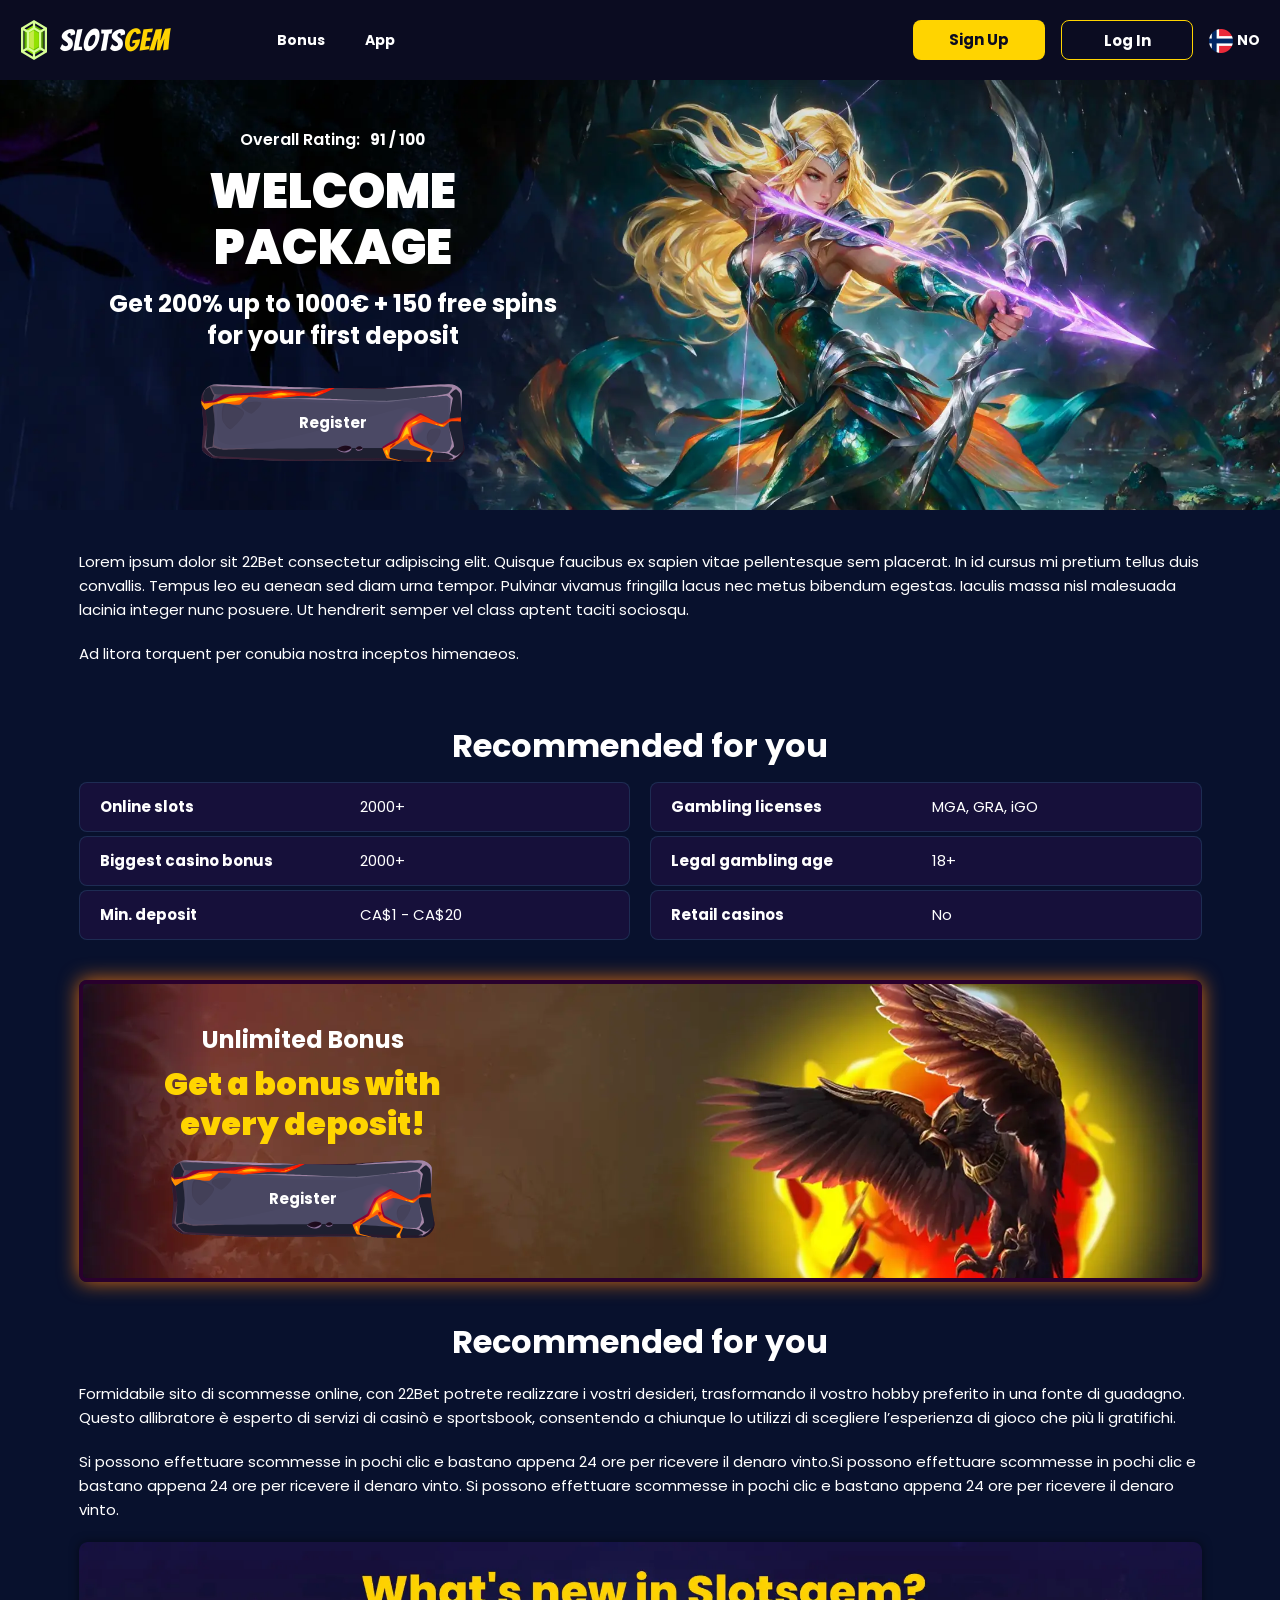
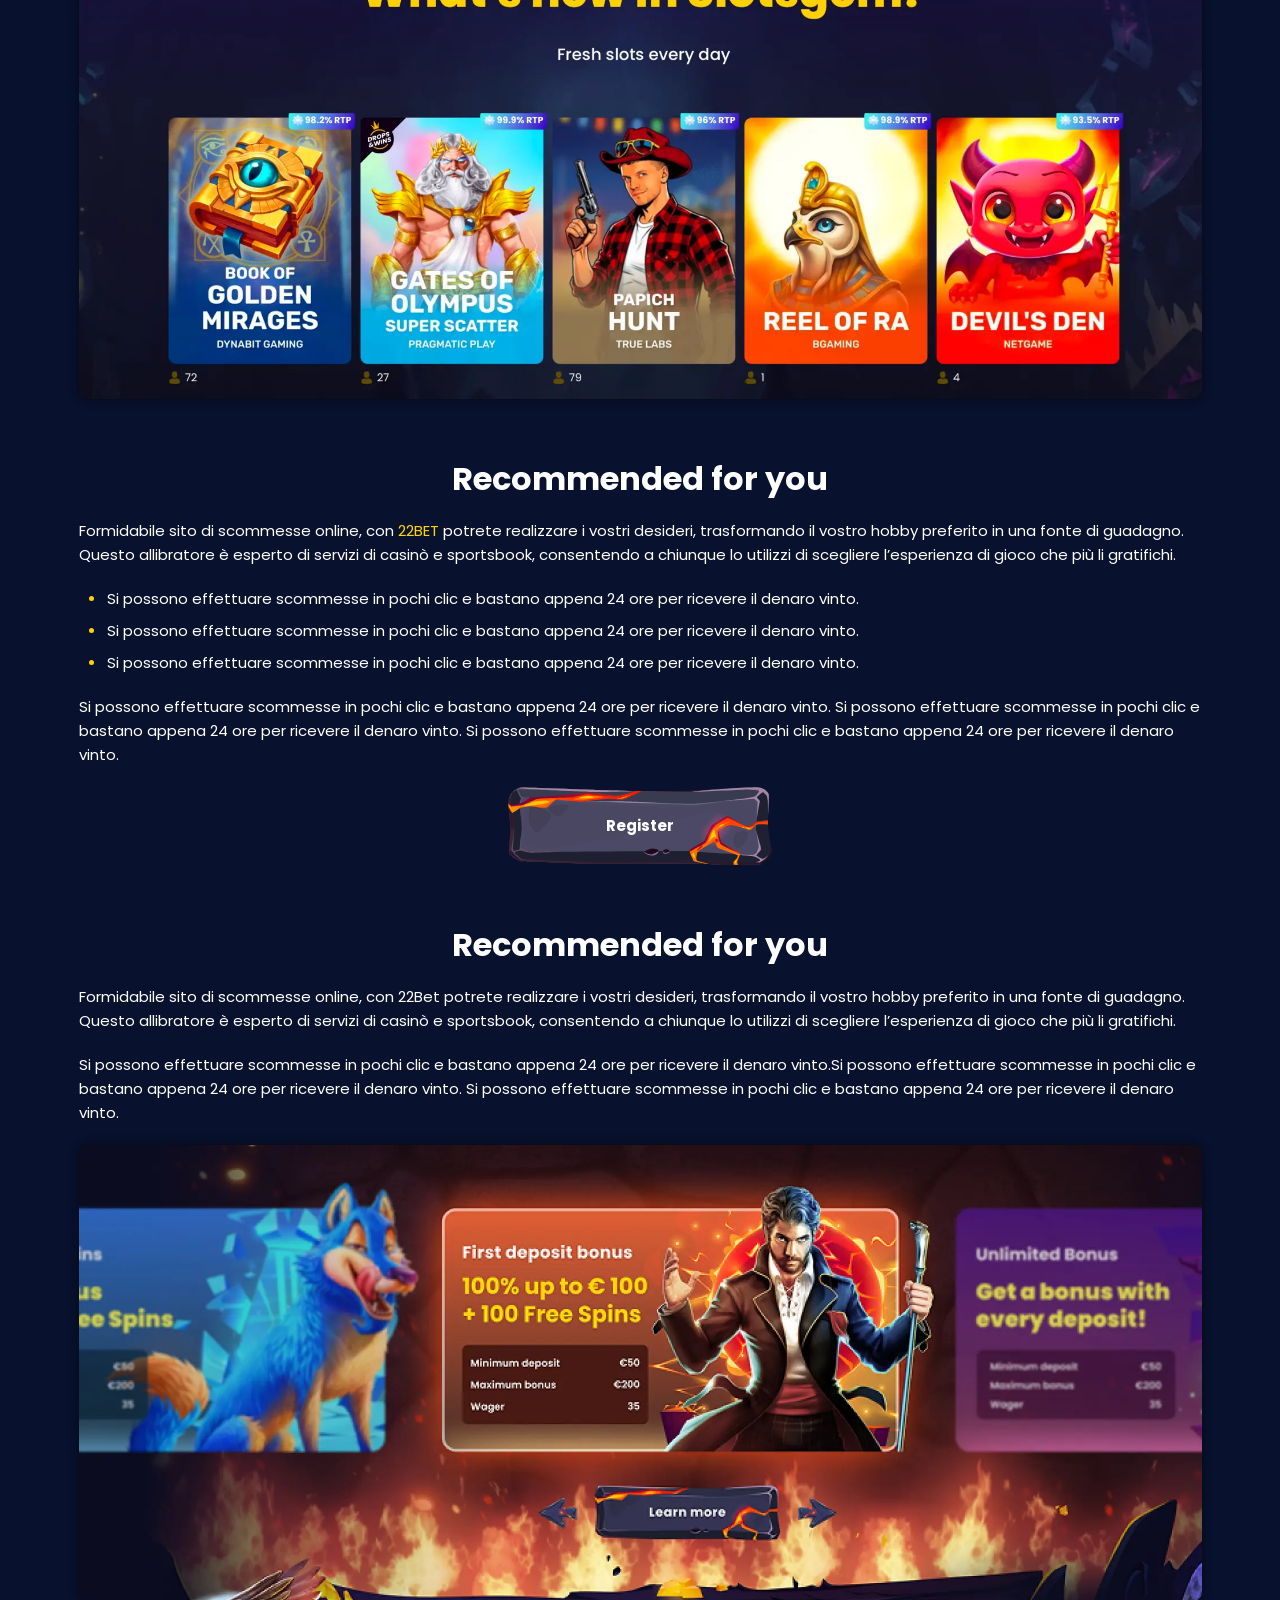
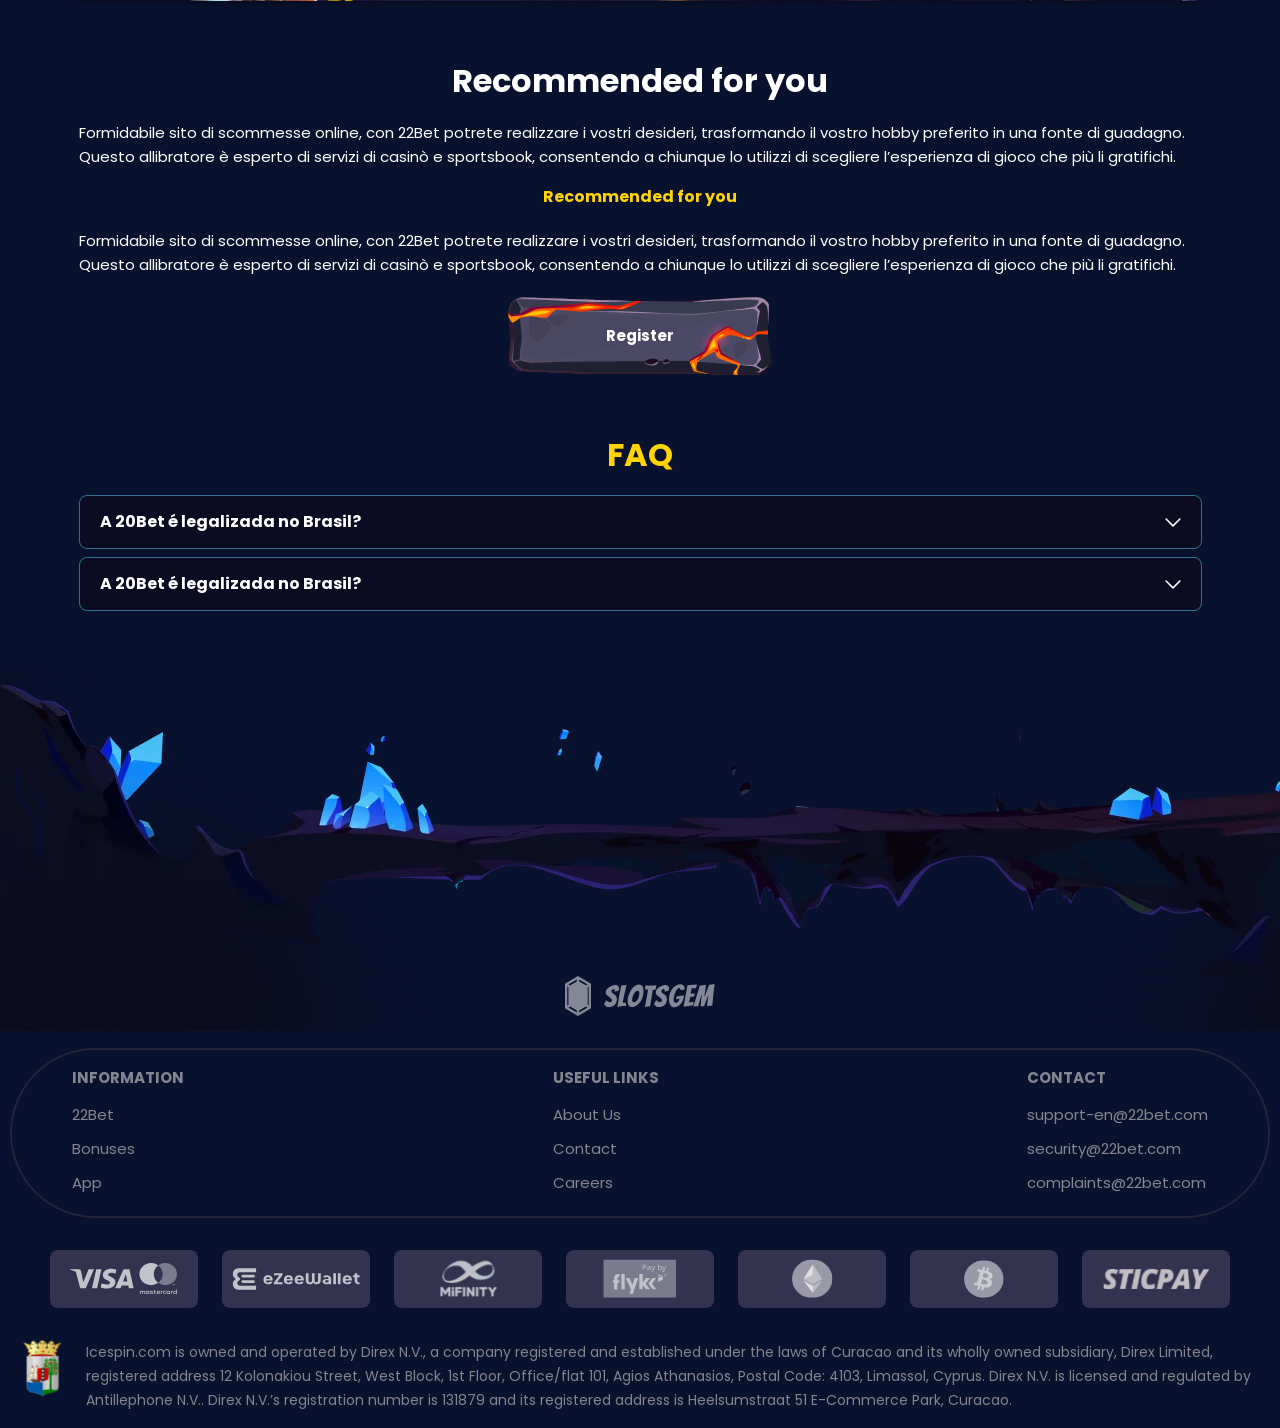
<file: index.html>
<!DOCTYPE html>
<html lang="no">
  <head>
    <meta charset="UTF-8" />
   
    <meta name="viewport" content="width=device-width, initial-scale=1.0" />
    <title>SlotsGem</title>
    <meta name="description" content />
    <meta property="og:site_name" content />
    <meta property="og:title" content />
    <meta property="og:type" content="website" />
    <meta property="og:url" content />
    <meta property="og:image" content />
    <meta property="og:image:alt" content />
    <meta property="og:locale" content="no" />
    <meta property="og:description" content />
    <link rel="preconnect" href="https://fonts.googleapis.com" />
    <link rel="preconnect" href="https://fonts.gstatic.com" crossorigin="anonymous" />
 <link href="https://fonts.googleapis.com/css2?family=Merriweather+Sans:wght@100;200;300;400;500;600;700;800;900&display=swap" rel="stylesheet"><link rel="stylesheet" href="./css/reset.css" />
     <link href="https://fonts.googleapis.com/css2?family=Poppins:wght@100;200;300;400;500;600;700;800;900&display=swap" rel="stylesheet">

 <link rel="stylesheet" href="./css/main.css" />
    <link rel="stylesheet" href="./css/media.css"/>
    <link rel="icon" href="./images/Group.svg" type="image/x-icon"/>
    <script
    src="https://code.jquery.com/jquery-3.6.1.min.js"
    integrity="sha256-o88AwQnZB+VDvE9tvIXrMQaPlFFSUTR+nldQm1LuPXQ="
    crossorigin="anonymous"
  ></script>
  </head>
  <body>
    <header class="header">
      <section class="content header__content">
        <a href="./index.html" class="logo header__logo"
          ><img src="./images/logo.png" alt="logo" title
        /></a>
        <button class="header__btn-menu" >
          <svg width="16px" height="16px" viewBox="0 0 16 16" xmlns="http://www.w3.org/2000/svg">
              <rect y="0" width="16" height="3" rx="1.5"></rect>
              <rect y="6.5" width="16" height="3" rx="1.5"></rect>
              <rect y="13" width="16" height="3" rx="1.5"></rect>
            </svg>
        </button>

          <nav class="menu header__menu">
            <ul class="header__menu-list">
                
              <li class="" >
            
                <a href="./bonus.html" >
                <span>Bonus</span>
              </a>
            
              </a>
            </li>
              <li>
                <a href="./app.html">
                 App
                </a>
              </li>
              
             
            </ul>
            <div class="header__button header__button-menu " >
              <a href="#" class="button  button__login-menu">Sign Up</a>
              <a href="#" class="button button__menu">Log In</a>
            </div>
           
          </nav>
            <a href="#" class="button button__login">Sign Up</a>
            <a href="#" class="button button__singup">Log In</a>
           
            <a href="#" class="header__flag">
                <span><img src="./images/flag.png" alt="flag" title /></span>
              <span>no</span>
              </a>
      </section>
    </header>
     <main class="main home main-page">
        <section class=" hero hero__page">
           
            <div class="background">
              <img src="./images/main/bg-main.webp" alt="hero" title />
              
            </div>
            <div class="hero__wrapper">
              <div class="hero__data">
                <div class="hero__rating" >
                  <p>Overall Rating:</p>
                 
                  <span >
                    <span >91</span>
                  <span>/</span> 
                  <span >100</span>
                  
                  </span>
                </div>
                <h1 class="title general hero__title">
               Welcome package
                </h1>
                <p class="hero__text">Get 200% up to 1000€
+ 150 free spins for your first deposit</p>
                <a href="#" class="button  hero__button">Register</a>
               
              </div>
             
            </div>
          </section>
      <section class="main__wrap main__wrap-page">
       
       <section class="content__wrapper content__wrapper-page">

         
        
       
          <section class="content article article__content">
            <p>
             Lorem ipsum dolor sit 22Bet consectetur adipiscing elit. Quisque faucibus ex sapien vitae pellentesque sem placerat. In id cursus mi pretium tellus duis convallis. Tempus leo eu aenean sed diam urna tempor. Pulvinar vivamus fringilla lacus nec metus bibendum egestas. Iaculis massa nisl malesuada lacinia integer nunc posuere. Ut hendrerit semper vel class aptent taciti sociosqu.
            </p>
            
            <p>
             Ad litora torquent per conubia nostra inceptos himenaeos.
            </p>
          </section>
      <section class="content features">
            <h2 class="title high features__title">Recommended for you</h2>
              <table class="features__table">
               <tbody class="features__group">
                 
                   <tr>
                   <td>Online slots</td>
                   <td>2000+</td>
                  </tr>
                  <tr>
                   <td>Biggest casino bonus</td>
                   <td>2000+</td>
                  </tr>
                  <tr>
                   <td>Min. deposit</td>
                   <td>CA$1 - CA$20</td>
                  </tr>
               </tbody>
               <tbody class="features__group">
                     <tr>
                     <td>Gambling licenses</td>
                     <td>MGA, GRA, iGO</td>
                   </tr>
                   <tr>
                     <td>Legal gambling age</td>
                     <td>18+</td>
                   </tr>
                   <tr>
                     <td>Retail casinos</td>
                     <td>No</td>
                   </tr>
                
               </tbody>
             </table>
            
         
           </section>  

        
             
             <section class="content banner banner-main">
            <div class="background ">
              
              <img src="./images/main/banner-main.webp" alt="banner" title />
              
            </div>
            <div class="banner__info">
               <p class="banner__subtitle">Unlimited Bonus</p>
              <h2 class="title high banner__title-main">
             Get a bonus with every deposit!
              </h2>
           
              <a href="#" class="button banner__button">Register</a>
            </div>
          </section>
        
          
          <section class="content article">
            <h2 class="title high article__title">Recommended for you</h2>
              <p>
             Formidabile sito di scommesse online, con 22Bet potrete realizzare i vostri desideri, trasformando il vostro hobby preferito in una fonte di guadagno. Questo allibratore è esperto di servizi di casinò e sportsbook, consentendo a chiunque lo utilizzi di scegliere l’esperienza di gioco che più li gratifichi.
            </p>
          
            <p>
             Si possono effettuare scommesse in pochi clic e bastano appena 24 ore per ricevere il denaro vinto.Si possono effettuare scommesse in pochi clic e bastano appena 24 ore per ricevere il denaro vinto. Si possono effettuare scommesse in pochi clic e bastano appena 24 ore per ricevere il denaro vinto.
            </p>
             <div class="images">
              <img src="./images/main/image1-main.webp" alt="banner" title />
            </div>
          
          </section>
           <section class="content article">
            <h2 class="title high article__title">Recommended for you</h2>
            
            <p>
             Formidabile sito di scommesse online, con <a href="#">22Bet</a>
             potrete realizzare i vostri desideri, trasformando il vostro hobby preferito in una fonte di guadagno. Questo allibratore è esperto di servizi di casinò e sportsbook, consentendo a chiunque lo utilizzi di scegliere l’esperienza di gioco che più li gratifichi.
            </p>
           
           <ul>
              <li>Si possono effettuare scommesse in pochi clic e bastano appena 24 ore per ricevere il denaro vinto.</li>
              <li>Si possono effettuare scommesse in pochi clic e bastano appena 24 ore per ricevere il denaro vinto.</li>
              <li>Si possono effettuare scommesse in pochi clic e bastano appena 24 ore per ricevere il denaro vinto.</li>
            </ul>
            <p>Si possono effettuare scommesse in pochi clic e bastano appena 24 ore per ricevere il denaro vinto. Si possono effettuare scommesse in pochi clic e bastano appena 24 ore per ricevere il denaro vinto. Si possono effettuare scommesse in pochi clic e bastano appena 24 ore per ricevere il denaro vinto.</p>
         <a href="#" class="button">Register</a>
          </section>
           <section class="content article">
            <h2 class="title high article__title">Recommended for you</h2>
               <p>
             Formidabile sito di scommesse online, con 22Bet potrete realizzare i vostri desideri, trasformando il vostro hobby preferito in una fonte di guadagno. Questo allibratore è esperto di servizi di casinò e sportsbook, consentendo a chiunque lo utilizzi di scegliere l’esperienza di gioco che più li gratifichi.
            </p>
           
            <p>
             Si possono effettuare scommesse in pochi clic e bastano appena 24 ore per ricevere il denaro vinto.Si possono effettuare scommesse in pochi clic e bastano appena 24 ore per ricevere il denaro vinto. Si possono effettuare scommesse in pochi clic e bastano appena 24 ore per ricevere il denaro vinto.
            </p>
             <div class="images">
              <img src="./images/main/image2-main.webp" alt="banner" title />
            </div>
         
             </section>
           <section class="content article">
            <h2 class="title high article__title">Recommended for you</h2>
            <p>Formidabile sito di scommesse online, con 22Bet potrete realizzare i vostri desideri, trasformando il vostro hobby preferito in una fonte di guadagno. Questo allibratore è esperto di servizi di casinò e sportsbook, consentendo a chiunque lo utilizzi di scegliere l’esperienza di gioco che più li gratifichi.</p>
            <h3>Recommended for you</h3>
            <p>Formidabile sito di scommesse online, con 22Bet potrete realizzare i vostri desideri, trasformando il vostro hobby preferito in una fonte di guadagno. Questo allibratore è esperto di servizi di casinò e sportsbook, consentendo a chiunque lo utilizzi di scegliere l’esperienza di gioco che più li gratifichi.</p>
           <a href="#" class="button">Register</a>
          </section>

          <section class="content faq">
            <h2 class="title high faq__title">FAQ</h2>
            <ul class="faq__list " >
              <li class="faq__item"  >
                <h3 class="title medium faq__subtitle js-button-expander js-button-expander--faq"  >A 20Bet é legalizada no Brasil?
                 </h3>
                <div  class="faq__answer js-expand-content js-expand-content--faq" >
                  <p  >
                    Sim, a casa de apostas tem licença emitida por Curaçao, que é reconhecida no Brasil e a permite atuar por aqui.
                  </p>
                </div>
              </li>
              <li class="faq__item"  >
                <h3 class="title medium faq__subtitle js-button-expander js-button-expander--faq"  >A 20Bet é legalizada no Brasil?</h3>
                <div class="faq__answer js-expand-content js-expand-content--faq" >
                  <p  >
                    Sim, a casa de apostas tem licença emitida por Curaçao, que é reconhecida no Brasil e a permite atuar por aqui.
                  </p>
                </div>
              </li> 
             
            </ul>
          </section>
          
        </section> 
      
        <div class=""  onclick="scrollToTop()">
          <button class="main__arrow" id="scrollToTopBtn"></button>
        </div> 
        
      </section>
    </main> 
   <footer class="footer">
        <section class="footer__content">
            <a href="#" class="logo footer__logo"
          ><img src="./images/footer-logo.svg" alt="logo" title=""
        /></a>
        <ul class="footer__menu">
            <li>
              <div>Information</div>
              <ul class="footer__info">
                <li><a href="#">22Bet</a></li>
                <li><a href="#">Bonuses</a></li>
                <li><a href="#">App</a></li>
                
              </ul>
            </li>
            <li>
              <div>USEFUL LINKS</div>
              <ul class="footer__info">
                <li><a href="#">About Us</a></li>
                <li><a href="#">Contact</a></li>
                <li><a href="#">Careers</a></li>
              </ul>
            </li>
            <li>
              <div>Contact</div>
              <ul class="footer__info">
                <li><a href="#">support-en@22bet.com</a></li>
                <li><a href="#">security@22bet.com</a></li>
                <li><a href="#">complaints@22bet.com</a></li>
              </ul>
            </li>
          </ul>
          <ul class="footer__cards">
            <li><a href="#"><img src="./images/footer-img1.svg" alt="cards" title></a></li>
            <li><a href="#"><img src="./images/footer-img2.svg" alt="cards" title></a></li>
            <li><a href="#"><img src="./images/footer-img3.svg" alt="cards" title></a></li>
            <li><a href="#"><img src="./images/footer-img4.svg" alt="cards" title></a></li>
            <li><a href="#"><img src="./images/footer-img5.svg" alt="cards" title></a></li>
            <li><a href="#"><img src="./images/footer-img6.svg" alt="cards" title></a></li>
            <li><a href="#"><img src="./images/footer-img7.svg" alt="cards" title></a></li>
          </ul>
          <div class="footer__wrap">
            <img src="./images/footer-img.svg" alt="logo" title>
            <p>Icespin.com is owned and operated by Direx N.V., a company registered and established under the laws of Curacao and its wholly owned subsidiary, Direx Limited, registered address 12 Kolonakiou Street, West Block, 1st Floor, Office/flat 101, Agios Athanasios, Postal Code: 4103, Limassol, Cyprus. Direx N.V. is licensed and regulated by Antillephone N.V.. Direx N.V.’s registration number is 131879 and its registered address is Heelsumstraat 51 E-Commerce Park, Curacao.</p>
          </div>
        </section>
    </footer>  
    
    <script src="./js/arrowUp.js" defer></script>
    <script src="./js/sidebar.js" defer></script>
    <script src="./js/expander.js" defer></script>
    <script src="./js/mobile-menu.js" defer></script>
    <!-- <script src="./js/clock.js" defer></script> -->
  </body>
</html>
</file>
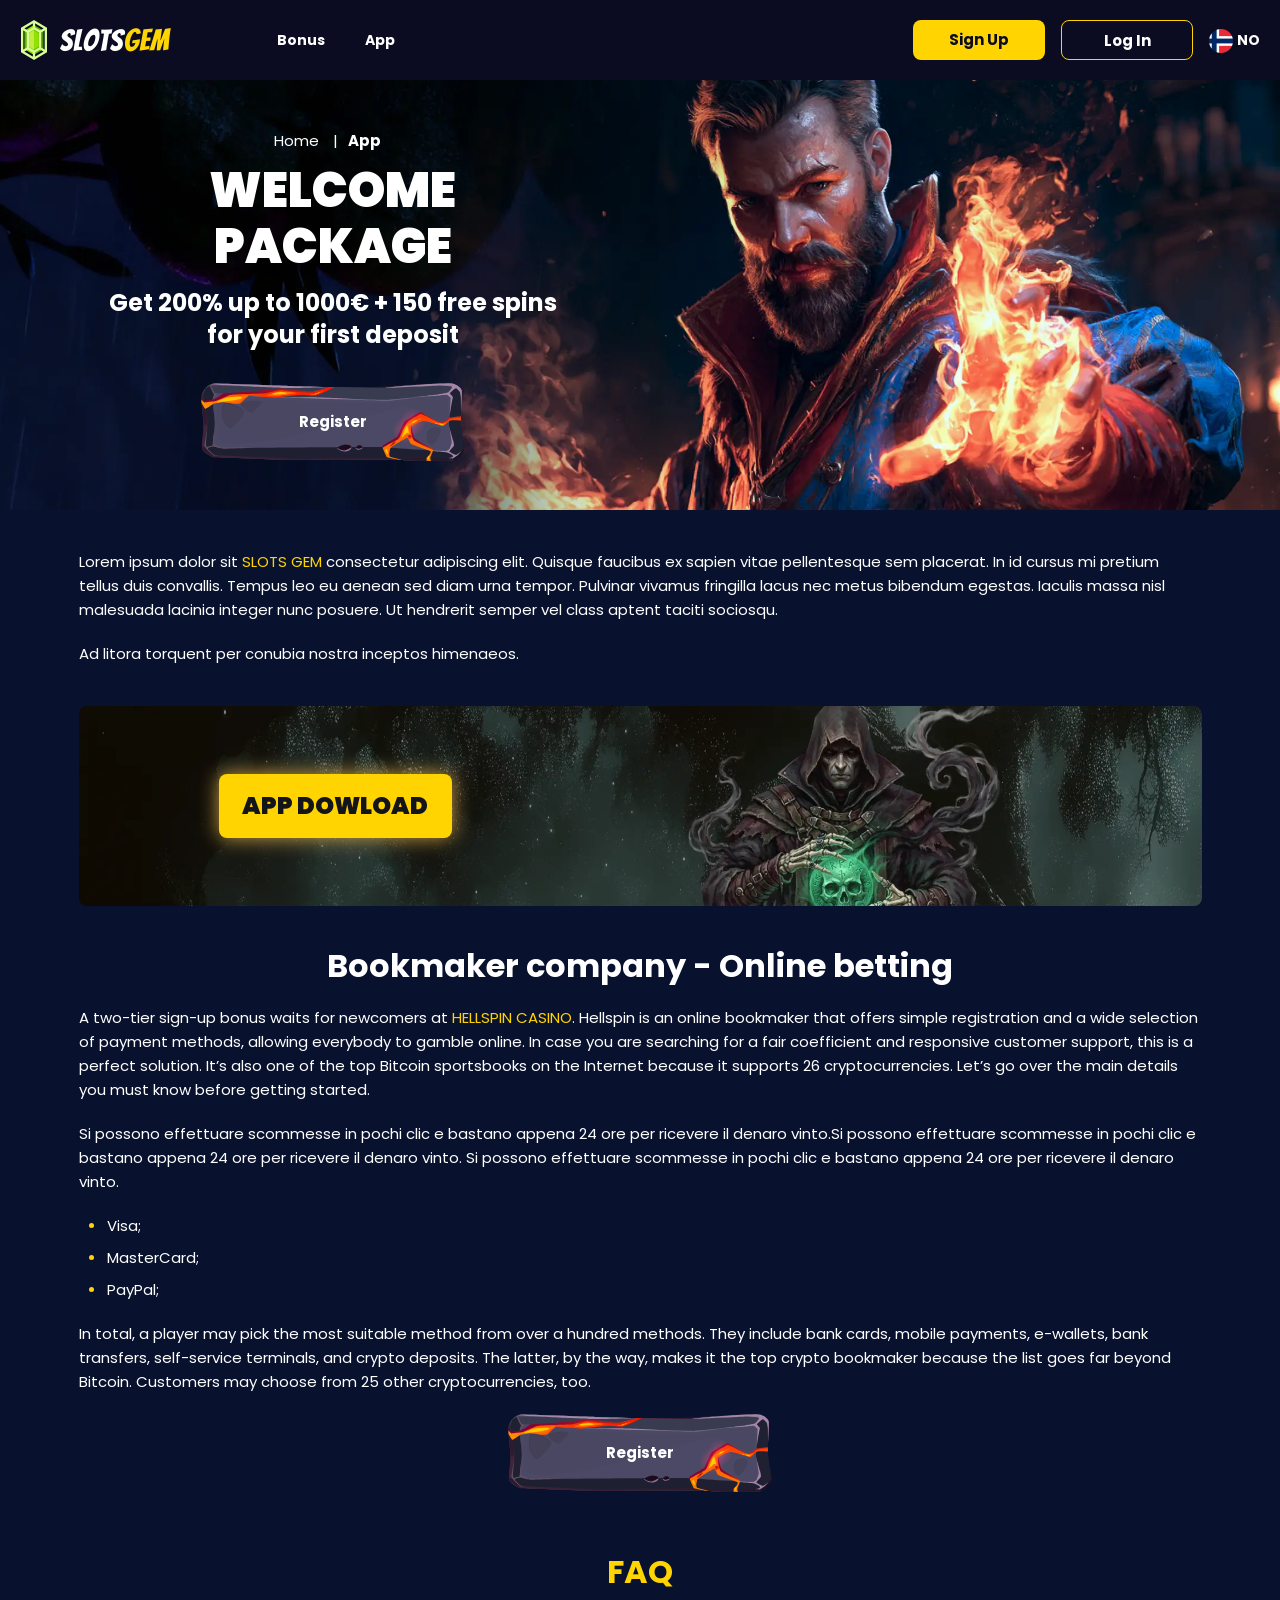
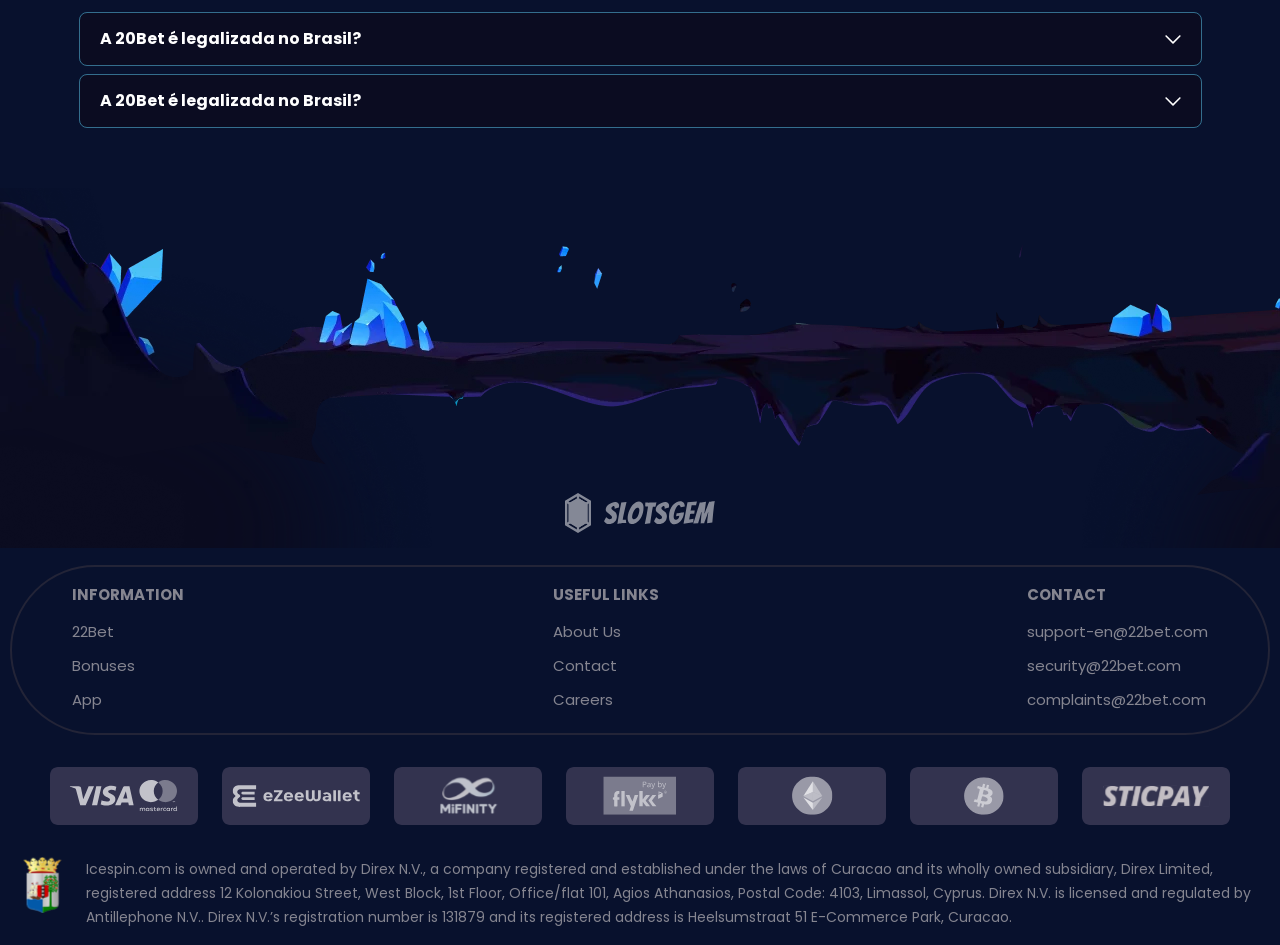
<file: app.html>
<!DOCTYPE html>
<html lang="no">
  <head>
    <meta charset="UTF-8" />
   
    <meta name="viewport" content="width=device-width, initial-scale=1.0" />
    <title>SlotsGem</title>
    <meta name="description" content />
    <meta property="og:site_name" content />
    <meta property="og:title" content />
    <meta property="og:type" content="website" />
    <meta property="og:url" content />
    <meta property="og:image" content />
    <meta property="og:image:alt" content />
    <meta property="og:locale" content="no" />
    <meta property="og:description" content />
    <link rel="preconnect" href="https://fonts.googleapis.com" />
    <link rel="preconnect" href="https://fonts.gstatic.com" crossorigin="anonymous" />
 <link href="https://fonts.googleapis.com/css2?family=Merriweather+Sans:wght@100;200;300;400;500;600;700;800;900&display=swap" rel="stylesheet">
      <link href="https://fonts.googleapis.com/css2?family=Poppins:wght@100;200;300;400;500;600;700;800;900&display=swap" rel="stylesheet">

 <link rel="stylesheet" href="./css/reset.css" />
    <link rel="stylesheet" href="./css/main.css" />
    <link rel="stylesheet" href="./css/media.css"/>
    <link rel="icon" href="./images/Group.svg" type="image/x-icon"/>
    <script
    src="https://code.jquery.com/jquery-3.6.1.min.js"
    integrity="sha256-o88AwQnZB+VDvE9tvIXrMQaPlFFSUTR+nldQm1LuPXQ="
    crossorigin="anonymous"
  ></script>
  </head>
  <body>
    <header class="header">
      <section class="content header__content">
        <a href="./index.html" class="logo header__logo"
          ><img src="./images/logo.png" alt="logo" title
        /></a>
        <button class="header__btn-menu" >
          <svg width="16px" height="16px" viewBox="0 0 16 16" xmlns="http://www.w3.org/2000/svg">
              <rect y="0" width="16" height="3" rx="1.5"></rect>
              <rect y="6.5" width="16" height="3" rx="1.5"></rect>
              <rect y="13" width="16" height="3" rx="1.5"></rect>
            </svg>
        </button>

          <nav class="menu header__menu">
           <ul class="header__menu-list">
                
              <li class="" >
            
                <a href="./bonus.html" >
                <span>Bonus</span>
              </a>
            
              </a>
            </li>
              <li>
                <a href="./app.html">
                 App
                </a>
              </li>
              
             
            </ul>
            <div class="header__button header__button-menu " >
              <a href="#" class="button  button__login-menu">Sign Up</a>
              <a href="#" class="button button__menu">Log In</a>
            </div>
           
          </nav>
            <a href="#" class="button button__login">Sign Up</a>
            <a href="#" class="button button__singup">Log In</a>
           
            <a href="#" class="header__flag">
                <span><img src="./images/flag.png" alt="flag" title /></span>
                <span>no</span>
              </a>
      </section>
    </header>
     <main class="main home main-page">
        <section class=" hero hero__page">
           
            <div class="background background-pageApp">
              <img src="./images/app/bg-app.webp" alt="hero" title />
              
            </div>
            <div class="hero__wrapper hero__wrapper-page">
              <div class="hero__data hero__data-bonus">
                <ul
                class="breadcrumbs "
                
              >
                <li
                  
                >
                  <a href="#" >
                    <span >Home</span></a
                  >
                 
                </li>
                <li
                  
                >
                  <a href="/" > <span >App</span></a>
                 
                </li>
              </ul>
                <h1 class="title general hero__title">
               Welcome package
                </h1>
                <p class="hero__text">Get 200% up to 1000€
+ 150 free spins for your first deposit</p>
                 <a href="#" class="button  hero__button">Register</a>
               
              </div>
             
            </div>
          </section>
      <section class="main__wrap main__wrap-page">
       
       <section class="content__wrapper content__wrapper-page">
 <section class="content article">
            <p>
             Lorem ipsum dolor sit <a href="#">Slots Gem</a> consectetur adipiscing elit. Quisque faucibus ex sapien vitae pellentesque sem placerat. In id cursus mi pretium tellus duis convallis. Tempus leo eu aenean sed diam urna tempor. Pulvinar vivamus fringilla lacus nec metus bibendum egestas. Iaculis massa nisl malesuada lacinia integer nunc posuere. Ut hendrerit semper vel class aptent taciti sociosqu.
            </p>
            <p>
             Ad litora torquent per conubia nostra inceptos himenaeos.
            </p>
          </section>
        
            <section class="content banner banner__app">
          <div class="background banner__background-app">
            <img src="./images/app/banner-app.webp" alt="banner" title />
          </div>
          <div class="banner__content-app">
            <div class="button__wrap-app">
              <a href="#" class="banner__btn banner__btn-app"
                >App Dowload
              </a>
           
            </div>
           
          </div>
        </section>
            <section class="content article">
            <h2 class="title high article__title">Bookmaker company - Online betting</h2>
            
            <p>
           A two-tier sign-up bonus waits for newcomers at <a href="#">Hellspin Casino</a>. Hellspin is an online bookmaker that offers simple registration and a wide selection of payment methods, allowing everybody to gamble online. In case you are searching for a fair coefficient and responsive customer support, this is a perfect solution. It’s also one of the top Bitcoin sportsbooks on the Internet because it supports 26 cryptocurrencies. Let’s go over the main details you must know before getting started.   </p>
            <p>
             Si possono effettuare scommesse in pochi clic e bastano appena 24 ore per ricevere il denaro vinto.Si possono effettuare scommesse in pochi clic e bastano appena 24 ore per ricevere il denaro vinto. Si possono effettuare scommesse in pochi clic e bastano appena 24 ore per ricevere il denaro vinto.
            </p>
             <ul>
            <li>Visa;</li>
            <li>MasterCard;</li>
            <li>PayPal;</li>
           
               </ul>
                <p>In total, a player may pick the most suitable method from over a hundred methods. They include bank cards, mobile payments, e-wallets, bank transfers, self-service terminals, and crypto deposits. The latter, by the way, makes it the top crypto bookmaker because the list goes far beyond Bitcoin. Customers may choose from 25 other cryptocurrencies, too.</p>
         
                <a href="#" class="button">Register</a>
            </section>
           

          <section class="content faq">
            <h2 class="title high faq__title">FAQ</h2>
            <ul class="faq__list " >
              <li class="faq__item"  >
                <h3 class="title medium faq__subtitle js-button-expander js-button-expander--faq"  >A 20Bet é legalizada no Brasil?
                 </h3>
                <div  class="faq__answer js-expand-content js-expand-content--faq" >
                  <p  >
                    Sim, a casa de apostas tem licença emitida por Curaçao, que é reconhecida no Brasil e a permite atuar por aqui.
                  </p>
                </div>
              </li>
              <li class="faq__item"  >
                <h3 class="title medium faq__subtitle js-button-expander js-button-expander--faq"  >A 20Bet é legalizada no Brasil?</h3>
                <div class="faq__answer js-expand-content js-expand-content--faq" >
                  <p  >
                    Sim, a casa de apostas tem licença emitida por Curaçao, que é reconhecida no Brasil e a permite atuar por aqui.
                  </p>
                </div>
              </li> 
            
             
            </ul>
          </section>
          
        </section> 
      
        <div class=""  onclick="scrollToTop()">
          <button class="main__arrow" id="scrollToTopBtn"></button>
        </div> 
        
      </section>
    </main> 
 <footer class="footer">
        <section class="footer__content">
            <a href="#" class="logo footer__logo"
          ><img src="./images/footer-logo.svg" alt="logo" title=""
        /></a>
        <ul class="footer__menu">
            <li>
              <div>Information</div>
              <ul class="footer__info">
                <li><a href="#">22Bet</a></li>
                <li><a href="#">Bonuses</a></li>
                <li><a href="#">App</a></li>
                
              </ul>
            </li>
            <li>
              <div>USEFUL LINKS</div>
              <ul class="footer__info">
                <li><a href="#">About Us</a></li>
                <li><a href="#">Contact</a></li>
                <li><a href="#">Careers</a></li>
              </ul>
            </li>
            <li>
              <div>Contact</div>
              <ul class="footer__info">
                <li><a href="#">support-en@22bet.com</a></li>
                <li><a href="#">security@22bet.com</a></li>
                <li><a href="#">complaints@22bet.com</a></li>
              </ul>
            </li>
          </ul>
          <ul class="footer__cards">
            <li><a href="#"><img src="./images/footer-img1.svg" alt="cards" title></a></li>
            <li><a href="#"><img src="./images/footer-img2.svg" alt="cards" title></a></li>
            <li><a href="#"><img src="./images/footer-img3.svg" alt="cards" title></a></li>
            <li><a href="#"><img src="./images/footer-img4.svg" alt="cards" title></a></li>
            <li><a href="#"><img src="./images/footer-img5.svg" alt="cards" title></a></li>
            <li><a href="#"><img src="./images/footer-img6.svg" alt="cards" title></a></li>
            <li><a href="#"><img src="./images/footer-img7.svg" alt="cards" title></a></li>
          </ul>
          <div class="footer__wrap">
            <img src="./images/footer-img.svg" alt="logo" title>
            <p>Icespin.com is owned and operated by Direx N.V., a company registered and established under the laws of Curacao and its wholly owned subsidiary, Direx Limited, registered address 12 Kolonakiou Street, West Block, 1st Floor, Office/flat 101, Agios Athanasios, Postal Code: 4103, Limassol, Cyprus. Direx N.V. is licensed and regulated by Antillephone N.V.. Direx N.V.’s registration number is 131879 and its registered address is Heelsumstraat 51 E-Commerce Park, Curacao.</p>
          </div>
        </section>
    </footer>
    <script src="./js/arrowUp.js" defer></script>
    <script src="./js/sidebar.js" defer></script>
    <script src="./js/expander.js" defer></script>
    <script src="./js/mobile-menu.js" defer></script>
    <!-- <script src="./js/clock.js" defer></script> -->
  </body>
</html>
</file>
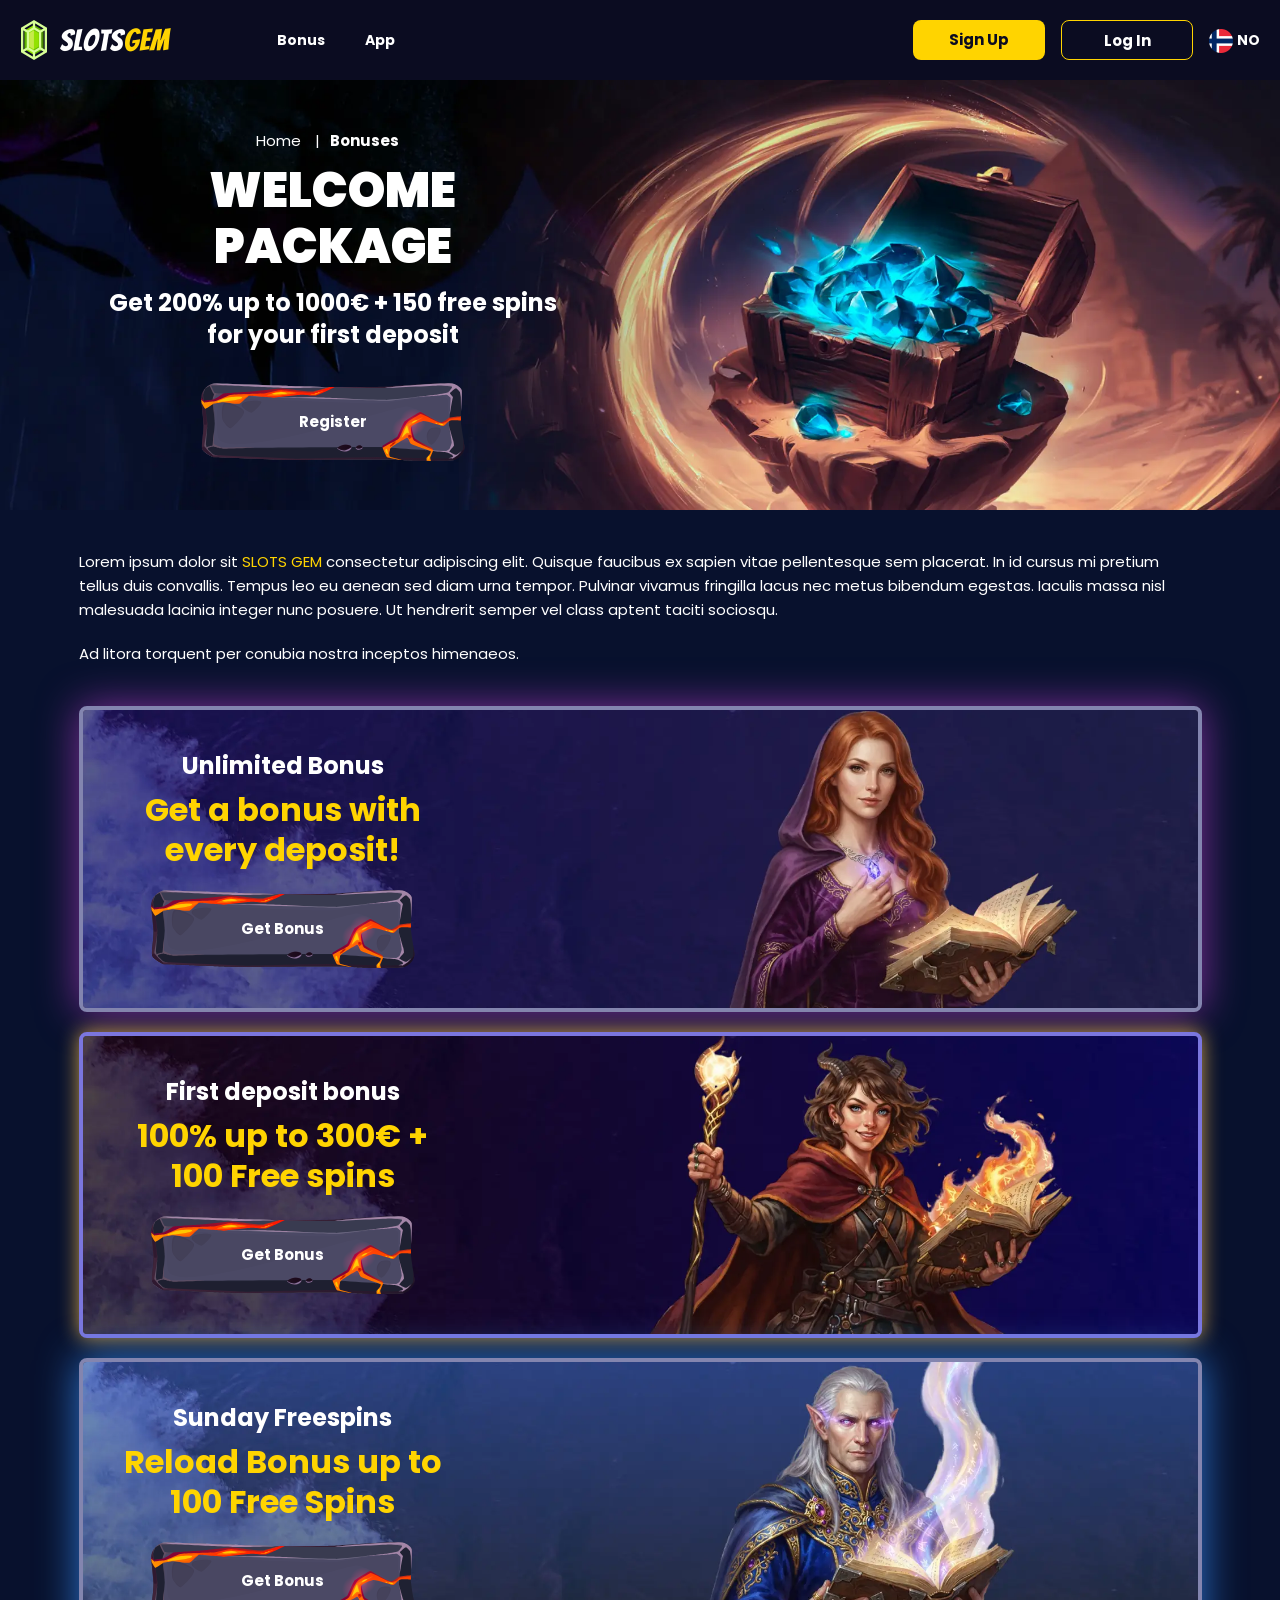
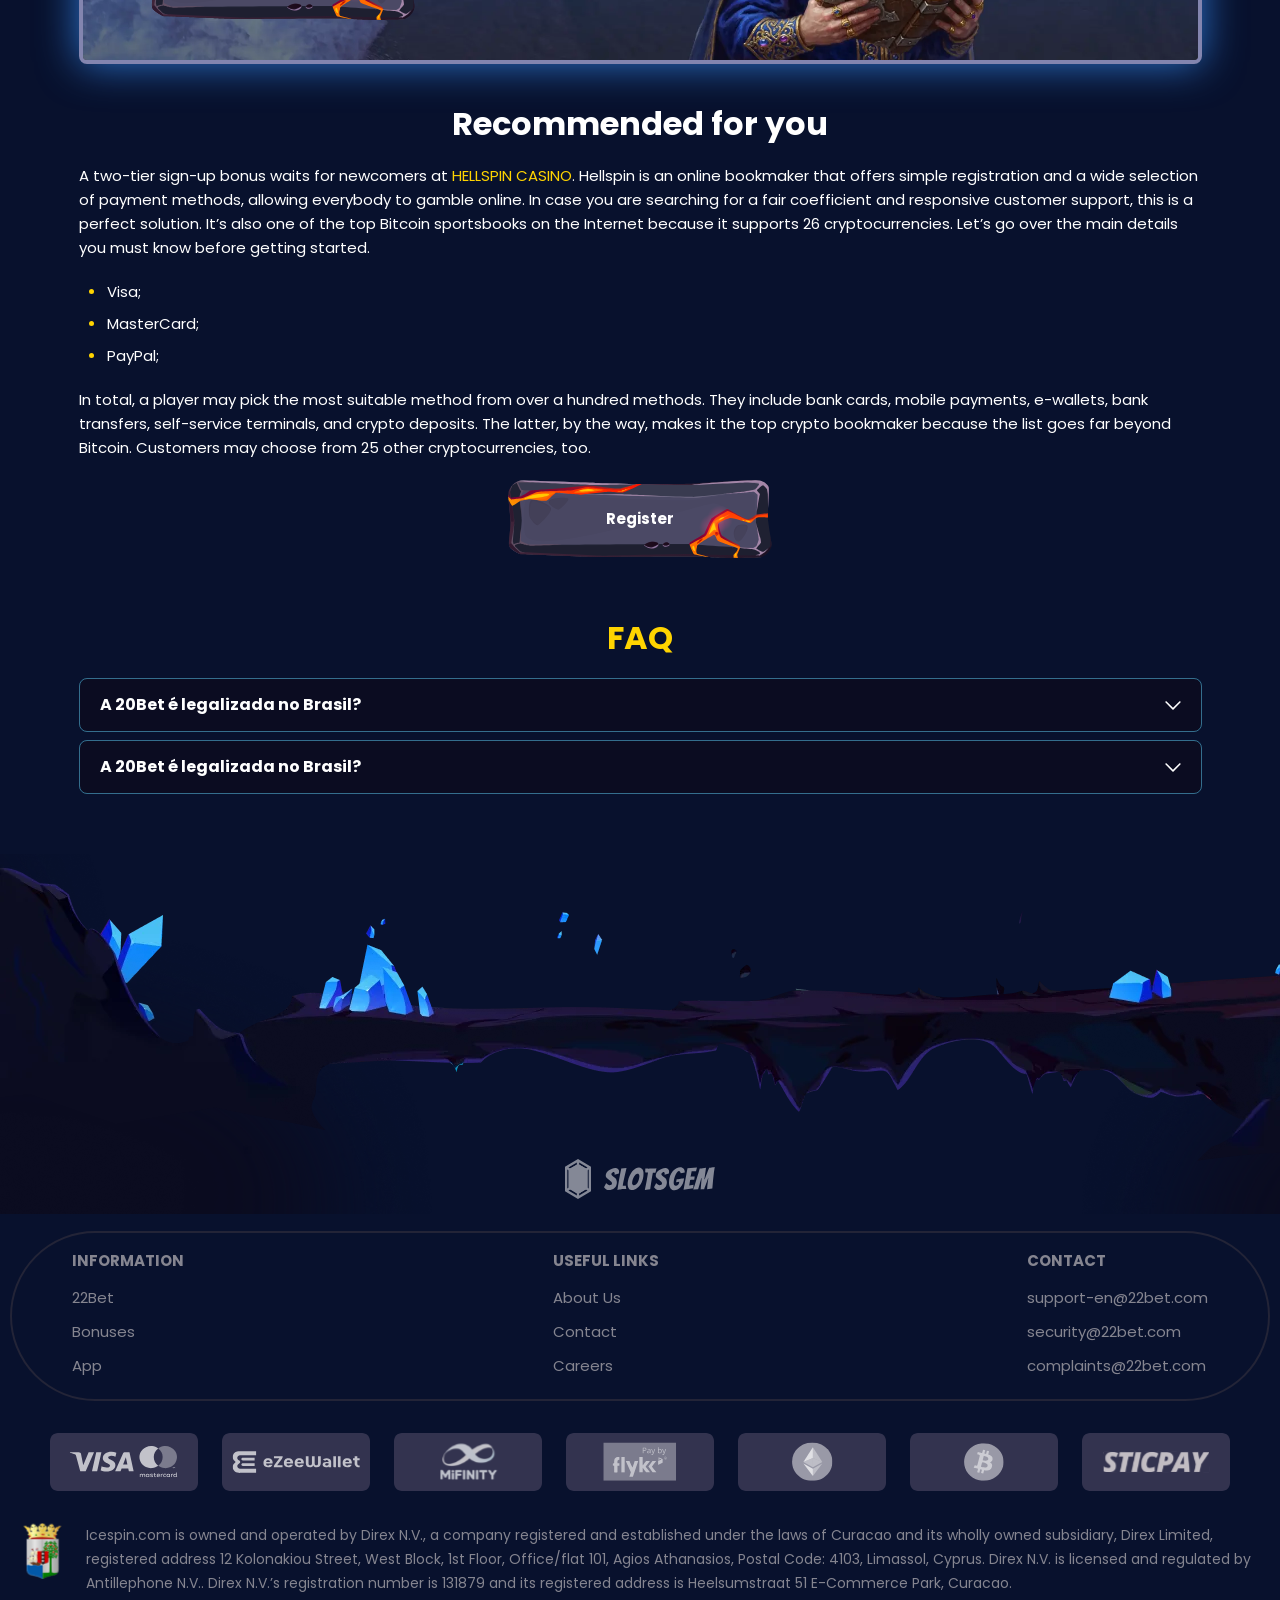
<file: bonus.html>
<!DOCTYPE html>
<html lang="no">
  <head>
    <meta charset="UTF-8" />
   
    <meta name="viewport" content="width=device-width, initial-scale=1.0" />
    <title>SlotsGem</title>
    <meta name="description" content />
    <meta property="og:site_name" content />
    <meta property="og:title" content />
    <meta property="og:type" content="website" />
    <meta property="og:url" content />
    <meta property="og:image" content />
    <meta property="og:image:alt" content />
    <meta property="og:locale" content="no" />
    <meta property="og:description" content />
    <link rel="preconnect" href="https://fonts.googleapis.com" />
    <link rel="preconnect" href="https://fonts.gstatic.com" crossorigin="anonymous" />
   <link href="https://fonts.googleapis.com/css2?family=Merriweather+Sans:wght@100;200;300;400;500;600;700;800;900&display=swap" rel="stylesheet">
     <link href="https://fonts.googleapis.com/css2?family=Poppins:wght@100;200;300;400;500;600;700;800;900&display=swap" rel="stylesheet">

   <link rel="stylesheet" href="./css/reset.css" />
    <link rel="stylesheet" href="./css/main.css" />
    <link rel="stylesheet" href="./css/media.css"/>
    <link rel="icon" href="./images/Group.svg" type="image/x-icon"/>
    <script
    src="https://code.jquery.com/jquery-3.6.1.min.js"
    integrity="sha256-o88AwQnZB+VDvE9tvIXrMQaPlFFSUTR+nldQm1LuPXQ="
    crossorigin="anonymous"
  ></script>
  </head>
  <body>
  <header class="header">
      <section class="content header__content">
        <a href="./index.html" class="logo header__logo"
          ><img src="./images/logo.png" alt="logo" title
        /></a>
        <button class="header__btn-menu" >
          <svg width="16px" height="16px" viewBox="0 0 16 16" xmlns="http://www.w3.org/2000/svg">
              <rect y="0" width="16" height="3" rx="1.5"></rect>
              <rect y="6.5" width="16" height="3" rx="1.5"></rect>
              <rect y="13" width="16" height="3" rx="1.5"></rect>
            </svg>
        </button>

          <nav class="menu header__menu">
        <ul class="header__menu-list">
                
              <li class="" >
            
                <a href="./bonus.html" >
                <span>Bonus</span>
              </a>
            
              </a>
            </li>
              <li>
                <a href="./app.html">
                 App
                </a>
              </li>
              
             
            </ul>
            <div class="header__button header__button-menu " >
              <a href="#" class="button  button__login-menu">Sign Up</a>
              <a href="#" class="button button__menu">Log In</a>
            </div>
           
          </nav>
            <a href="#" class="button button__login">Sign Up</a>
            <a href="#" class="button button__singup">Log In</a>
            
            <a href="#" class="header__flag">
                <span><img src="./images/flag.png" alt="flag" title /></span>
                <span>no</span>
              </a>
      </section>
    </header>
     <main class="main home main-page">
        <section class=" hero hero__page">
           
            <div class="background background-page">
              <img src="./images/bonus/bg-bonus.webp" alt="hero" title />
              
            </div>
            <div class="hero__wrapper hero__wrapper-page">
              <div class="hero__data hero__data-bonus">
                <ul
                class="breadcrumbs "
                
              >
                <li
                  
                >
                  <a href="/" >
                    <span >Home</span></a
                  >
                 
                </li>
                <li
                  
                >
                  <a href="#" > <span >Bonuses</span></a>
                 
                </li>
              </ul>
                <h1 class="title general hero__title">
               Welcome package
                </h1>
                <p class="hero__text">Get 200% up to 1000€
+ 150 free spins for your first deposit</p>
                <a href="#" class="button  hero__button ">Register</a>
               
              </div>
             
            </div>
          </section>
      <section class="main__wrap main__wrap-page">
       
       <section class="content__wrapper content__wrapper-page">
        <section class="content article">
            <p>
             Lorem ipsum dolor sit <a href="#">Slots Gem</a> consectetur adipiscing elit. Quisque faucibus ex sapien vitae pellentesque sem placerat. In id cursus mi pretium tellus duis convallis. Tempus leo eu aenean sed diam urna tempor. Pulvinar vivamus fringilla lacus nec metus bibendum egestas. Iaculis massa nisl malesuada lacinia integer nunc posuere. Ut hendrerit semper vel class aptent taciti sociosqu.
            </p>
            <p>
             Ad litora torquent per conubia nostra inceptos himenaeos.
            </p>
          </section>
        
          <section class="content bonuses">
            <ul class="bonuses__list">
               <li class="  bonuses__item">
                 
                 <div class="images__wrap">
                   <div class="background bonuses__img">
                     <img src="./images/bonus/banner-bonus1.webp" alt="" title="">
                  </div>
                  <div class="bonuses__desc">
                     <div class="wrap">
                        <p class="bonuses__subtitle">Unlimited Bonus</p>
                        <h2 class="title high bonuses__title">Get a bonus with every deposit!</h2>
                       
                     </div>
                     <div class="bonuses__buttons">
                      <a href="#" class="button bonuses__button">Get  Bonus</a>
                      
                   </div>
                  </div>
                 </div>
                  
               </li>
               <li class="bonuses__item">
                 <div class="images__wrap">
                  <div class="background bonuses__img">
                     <img src="./images/bonus/banner-bonus2.webp" alt="" title="">
                  </div>
               <div class="bonuses__desc">
                     <div class="wrap">
                        <p class="bonuses__subtitle">First deposit bonus</p>
                        <h2 class="title high bonuses__title">100% up to 300€ + 100 Free spins</h2>
                       
                     </div>
                     <div class="bonuses__buttons">
                      <a href="#" class="button bonuses__button">Get  Bonus</a>
                      
                   </div>
                  </div>
                 </div>
               </li>
               <li class="bonuses__item">
                <div class="images__wrap">
                  <div class="background bonuses__img">
                     <img src="./images/bonus/banner-bonus3.webp" alt="" title="">
                  </div>
                 <div class="bonuses__desc">
                     <div class="wrap">
                        <p class="bonuses__subtitle">Sunday Freespins</p>
                        <h2 class="title high bonuses__title">Reload Bonus 
up to 100 Free Spins</h2>
                        
                     </div>
                     <div class="bonuses__buttons">
                      <a href="#" class="button bonuses__button">Get  Bonus</a>
                      
                   </div>
                  </div>
                </div>
               </li>
           
            </ul>
         </section>
          
         <section class="content article">
            <h2 class="title high article__title">Recommended for you</h2>
            
            <p>
           A two-tier sign-up bonus waits for newcomers at <a href="#">Hellspin Casino</a>. Hellspin is an online bookmaker that offers simple registration and a wide selection of payment methods, allowing everybody to gamble online. In case you are searching for a fair coefficient and responsive customer support, this is a perfect solution. It’s also one of the top Bitcoin sportsbooks on the Internet because it supports 26 cryptocurrencies. Let’s go over the main details you must know before getting started.   </p>
           
            <ul>
            <li>Visa;</li>
            <li>MasterCard;</li>
            <li>PayPal;</li>
          
               </ul>
                  <p>In total, a player may pick the most suitable method from over a hundred methods. They include bank cards, mobile payments, e-wallets, bank transfers, self-service terminals, and crypto deposits. The latter, by the way, makes it the top crypto bookmaker because the list goes far beyond Bitcoin. Customers may choose from 25 other cryptocurrencies, too.</p>
          
                <a href="#" class="button">Register</a>
            </section>
           
        
           <section class="content faq">
            <h2 class="title high faq__title">FAQ</h2>
            <ul class="faq__list " >
              <li class="faq__item"  >
                <h3 class="title medium faq__subtitle js-button-expander js-button-expander--faq"  >A 20Bet é legalizada no Brasil?
                 </h3>
                <div  class="faq__answer js-expand-content js-expand-content--faq" >
                  <p  >
                    Sim, a casa de apostas tem licença emitida por Curaçao, que é reconhecida no Brasil e a permite atuar por aqui.
                  </p>
                </div>
              </li>
              <li class="faq__item"  >
                <h3 class="title medium faq__subtitle js-button-expander js-button-expander--faq"  >A 20Bet é legalizada no Brasil?</h3>
                <div class="faq__answer js-expand-content js-expand-content--faq" >
                  <p  >
                    Sim, a casa de apostas tem licença emitida por Curaçao, que é reconhecida no Brasil e a permite atuar por aqui.
                  </p>
                </div>
              </li> 
            
            </ul>
          </section>
          
        </section> 
        
       
        <div class=""  onclick="scrollToTop()">
          <button class="main__arrow" id="scrollToTopBtn"></button>
        </div> 
      </section>
    </main> 
 <footer class="footer">
        <section class="footer__content">
            <a href="#" class="logo footer__logo"
          ><img src="./images/footer-logo.svg" alt="logo" title=""
        /></a>
        <ul class="footer__menu">
            <li>
              <div>Information</div>
              <ul class="footer__info">
                <li><a href="#">22Bet</a></li>
                <li><a href="#">Bonuses</a></li>
                <li><a href="#">App</a></li>
                
              </ul>
            </li>
            <li>
              <div>USEFUL LINKS</div>
              <ul class="footer__info">
                <li><a href="#">About Us</a></li>
                <li><a href="#">Contact</a></li>
                <li><a href="#">Careers</a></li>
              </ul>
            </li>
            <li>
              <div>Contact</div>
              <ul class="footer__info">
                <li><a href="#">support-en@22bet.com</a></li>
                <li><a href="#">security@22bet.com</a></li>
                <li><a href="#">complaints@22bet.com</a></li>
              </ul>
            </li>
          </ul>
          <ul class="footer__cards">
            <li><a href="#"><img src="./images/footer-img1.svg" alt="cards" title></a></li>
            <li><a href="#"><img src="./images/footer-img2.svg" alt="cards" title></a></li>
            <li><a href="#"><img src="./images/footer-img3.svg" alt="cards" title></a></li>
            <li><a href="#"><img src="./images/footer-img4.svg" alt="cards" title></a></li>
            <li><a href="#"><img src="./images/footer-img5.svg" alt="cards" title></a></li>
            <li><a href="#"><img src="./images/footer-img6.svg" alt="cards" title></a></li>
            <li><a href="#"><img src="./images/footer-img7.svg" alt="cards" title></a></li>
          </ul>
          <div class="footer__wrap">
            <img src="./images/footer-img.svg" alt="logo" title>
            <p>Icespin.com is owned and operated by Direx N.V., a company registered and established under the laws of Curacao and its wholly owned subsidiary, Direx Limited, registered address 12 Kolonakiou Street, West Block, 1st Floor, Office/flat 101, Agios Athanasios, Postal Code: 4103, Limassol, Cyprus. Direx N.V. is licensed and regulated by Antillephone N.V.. Direx N.V.’s registration number is 131879 and its registered address is Heelsumstraat 51 E-Commerce Park, Curacao.</p>
          </div>
        </section>
    </footer> 
    <script src="./js/sidebar.js" defer></script>
    <script src="./js/expander.js" defer></script>
    <script src="./js/mobile-menu.js" defer></script>
    <!-- <script src="./js/clock.js" defer></script> -->
     <script src="./js/arrowUp.js" defer></script>
  </body>
</html>
</file>
<file: css/main.css>
html{
    -webkit-text-size-adjust: 100%;
    scroll-behavior: smooth;
      overflow-x: hidden;
  }
  
  body {
      display: block;
      position: relative;
      width: 100%;
    background:#08112D;
font-family: 'Poppins', sans-serif;
      font-size: 15px;
      font-weight: 400;
      line-height: 24px;
      text-align: left;
      color:#FFFFFF;
      overflow-x: hidden;
    }
  

    
    .content {
      display: block;
      position: relative;
      width: 100%;
      max-width: 1020px;
      max-width: 100%;
      /* overflow: hidden; */
      border-radius: 16px;
 background:transparent;

      padding: 20px 0;
      margin: 0 auto 20px auto;
    }
    
    h1,
    h2,
    h3,
    h4,
    .title {
      display: block;
      position: relative;
      font-size: 48px;
      font-weight: 900;
      line-height: 56px;
      text-align: center;
      color: #FFffff;
    }
    
    h1,
    .title.general {
      text-transform: uppercase;
      font-family: 'Poppins', sans-serif;
    }
    
    h2,
    .title.high {
      display: flex;
      align-items: center;
      justify-content: center;
      font-weight: 700;
      font-size: 32px;
      line-height: 40px;
      text-transform: none;
      color: #FFFFFF;

    }


    h3,
    title.medium {
      font-weight: 700;
      font-size: 16px;
      line-height: 24px;
      text-align: center;
    
      text-transform: none;
    color: #FFD400;
   
   
    }
    
    article > *,
    .article > *,
    .desk > * {
      margin-top: 20px;
    }
    
    article > *:first-child,
    .article > *:first-child,
    .desk > *:first-child {
      margin-top: 0 !important;
    }
    
    article > h2,
    .article > h2,
    .desk > h2 {
      margin-top: 32px;
    }
    
    article > h3,
    .article > h3,
    .desk > h3 {
      margin-top: 16px;
    }
    
    .button {
      
      position: relative;
    display: inline-block;
      min-width: 128px;
      height:48px;
      width: fit-content;
      background: #FFD400;

      overflow: hidden;
      font-size: 15px;
      font-weight: 700;
      line-height: 24px;
      text-align: center;
      align-items: center;
      justify-content: center;
      text-decoration: none;
      text-transform: capitalize;
      color: #0B0C21;
      white-space: nowrap;
      cursor: pointer;
      padding: 12px 20px;
      margin: 0 auto;
   border-radius: 16px;
      transition: all 0.5s;
    }
    
    .button:hover {
     transform: scale(1.1);
    }

    .hero__button,.banner__button,.article .button,.bonuses__button{
      display: flex;
      min-width: 264px;
      height: 78px;
      background: url(../images/button.svg) no-repeat center center / cover;
      padding: 10px 30px;
      color: #ffffff;
      background-size: 100% 100%;
    }
    /* .banner__button{
      background: url(../images/button.svg) no-repeat center center / cover;
      color: #ffffff;
      background-size: 100% 100%;
    }
     */
    
    .header,
    .main ,.footer {
      display: flex;
      position: relative;
      justify-content: space-between;
      align-items: center;
     
      max-width: 1600px;
      max-width: 100%;
      
      margin: 0 auto;
    }
    
    .background{
      display: block;
      position: absolute;
      bottom: 0;left: 0;
      height: 100%;
      width: 100%;
      overflow: hidden;
    }
    
    .background img{
      position: relative;
      width: 100%;height: 100%;object-fit: cover;
      object-position: center top;
      
    }

    .background-page img{
      border-radius: 0;
    }
    
    .images img{
      border-radius: 8px;
      width: 100%;
      height: 100%;
      overflow: hidden;
      display: block;
      box-shadow: 0px 0px 10px 0px #00000080;

    }

    .faq {
      overflow-anchor: none;
    }
    
    /* -------------------HEADER---------------- */
    .header {
      position: fixed;
      top: 0;
      left: 0;
      right: 0;
      width: 100%;
      z-index: 100;
  background: #0B0C21;

    }
    
    .header__content {
      position: relative;
      display: flex;
      flex-direction: row;
      align-items: center;
      justify-content: space-between;
      max-width: 1600px;
      max-height: 80px;
      border-radius: 0;
background: #0B0C21;

      box-shadow: none;
border: none;
      padding: 15px 20px;
      margin: 0 auto;
    }
    
    .logo {
      display: block;
      position: relative;
      flex: 0 0 152px;
      margin-right: 85px;
    }
    
    .logo img {
      display: block;
      position: relative;
      width: auto;
      max-height: 40px;
    }
    
    .logo:hover{
      transform: scale(1.1);
    }
    .header__menu {
      display: flex;
      white-space: nowrap;
      max-height: calc(100vh - 70px);
       scrollbar-width: none; 
  -ms-overflow-style: none; 
  
    }
    .header__menu::-webkit-scrollbar {
  display: none; 
}
    
    
    .header__menu-list {
      display: flex;
      justify-content: center;
      align-items: center;
      white-space: nowrap;
      flex: 1 1 auto;
    
      border-radius: 8px;
     


    }
    .header__menu-list li {
      display: block;
    
    }
    
    .header__menu-list li a {
      display: inline-flex;
      position: relative;
      align-items: center;
      font-weight: 700;
      font-size: 14px;
      line-height: 24px;
      text-transform: capitalize;
      color:#FFFFFF;
      transition: all 0.5s;
       padding:  23px 20px;
         font-family: 'Poppins', sans-serif;
    }

   
    
    .header__menu-list li:hover a {
     text-decoration: underline;
      
    }
    
    .menu a{
      display: none;
    }
    
  
    span {
      display: inline-block;
    }
    
    .header__menu-list a img,
    .header__flag img {
      width: 24px;
      height: 24px;
      vertical-align: middle;
    }
    
   
    .header__flag span:first-child {
      flex: 0 1 24px;
     
      
    }

    .header__menu-wrap {
    display: none;
    display: block;
    position: absolute;
    left: 0;
    top: 60px;
    min-width: 120px;
    height: auto;
    background: #16656D;
box-shadow: 0px 4px 4px 0px #00000040;

    border-radius:0 0 12px 12px;
    padding: 8px 16px;
    z-index: 100;
    overflow-y: hidden;
}

.header__menu-wrap ul{
  display: flex;
  flex-direction: column;
  gap: 8px;
}
.header__menu-wrap ul li{
  padding: 0;
}

.header__menu-wrap ul li:hover{
  background: none;
  
}


.header__menu-list .header__menu-item {
    display: none;
}

.header__menu-list li:first-child .header__menu-item {
    padding-left: 0;
}


.header__menu-list > li {
  position: relative;
}



.header__menu-list li .header__menu-wrap ul li a{
  color:#FFFFFF !important;
  padding-right: 12px;
}

.header__menu-list li .header__menu-wrap ul li a:hover{
text-decoration: underline !important;
}

.header__menu-list li .header__menu-wrap ul li a::after{
  display: none;
}

.header__menu-wrap.js-expand-content.expanded {
  height: auto;
}


li.active .header__menu-wrap{
display: flex;
  gap: 8px;
}
    .header__flag {
      display: flex
;
gap: 4px;
    align-items: center;
      margin-left: 16px;
      color:#ffffff;
      text-transform: uppercase;
    }

  .header__flag span{
    font-weight: 700;font-size: 14px;line-height: 24px;
      font-family: 'Poppins', sans-serif;
  }

    .button__login{
      
      height: 40px;
        min-width: 132px;
    border-radius: 8px;
text-transform: capitalize;
        padding: 8px 20px;
        margin: 0 16px 0 auto;
       
    }
    

    
 .button__singup{
 
  min-width: 132px;
  padding: 8px 20px;
  border-radius: 8px;
background: transparent;
height: 40px;
 border: 1px solid #FFD400;
text-transform: none;
color: #ffffff;
    margin: 0;
 }

 
    .header__time{
        color:#FFFFFF;
        position: relative;
        padding-left: 28px;
        margin-left: 24px;
    }

    .header__time::before{
      content: '';
      display: block;position: absolute;
      top: 50%;
      transform: translateY(-50%);
      width: 18px;height: 18px;
      left: 1px;
      background: url('../images/clock.svg') no-repeat center center / contain;
    }

 
    .header__btn-menu{
      display: block;
      flex: 0 1 auto;
      min-width: 0;
      border:1px solid #ffffff; 
      border-radius: 10px;
   background: #0B0C21;

      padding: 12px;
      margin-left: 12px;
      order: 3;
     
      
    }
    
    
    svg {
      position: relative;
      fill: #ffffff;
      line-height: 1;
      vertical-align: 1;
    }
    
     
    
     
    
    
    /* ------------------ MAIN------------- */
    .main.home{
      display: flex;
      
     
    }
    
    .main__wrap {
      display: flex;
      position: relative;
      flex: 1 1 100%;
      justify-content: center;
      align-items: stretch;
      max-width: 1163px;
      padding: 20px 30px;
      margin: 0 auto;
    }
    
    
    
   
    .menu__review-content::after {
      content: "";
      position: absolute;
      right: 20px;
      top:50%;
      transform: translateY(-50%);
      width: 32px;
      height: 32px;
     background: url('../images/sidebar-arrowDown.svg') no-repeat center center / contain;
      transition:  all 0.5s;
     
    }

   
    
   
    
    .menu__review-content.active::after {
      
      transform: translateY(-50%) rotate(180deg);
    }
    
    .menu-review__content{
     
      padding: 0px;
      margin-bottom: 20px;
      overflow: hidden;
background: #180C45;
      border-radius: 5px;
      
    }
  
    .menu__review-content{
      position: relative;
      padding:12px 60px 12px 20px;
      color: #05133E;
      font-weight: 700;
      text-transform: none;
 
background:#FDCD0A;

    }
  
.bonuses__desc::after{
background: linear-gradient(180deg, rgba(0, 234, 206, 0) 14.75%, rgba(0, 234, 206, 0.7) 100%);


}

    
    .menu__review-content.active{
      border-bottom-left-radius: 0;
      border-bottom-right-radius: 0;
    }
    
    .menu__review li a {
   color: #Ffffff;
      position: relative;
      display: flex;
    }
  
    .menu__review li:hover a{
      text-decoration: underline;
    }


     
    .menu__review.active{
      display: block;
     
      border-radius: 0 0 12px 12px;
    }
    .menu__review-list{
      padding: 0;
    }
    .menu__review-list li{
      padding: 8px 16px;
      transition: all 0.5s
    }
    .content__wrapper {
      
    
      flex: 0 1 100% ;
    }
.menu__review-list li:not(:last-child){
  border-bottom: 1px solid #FFFFFF33;
}
    
  
      
    /* -----------hero ----------- */
    .content__wrapper{
      position: relative;
       
     
    
    }
    
    .hero{
      padding: 0;
      min-height: 430px;
      display: flex;
      background:none;
  
      align-items: center;
      padding: 24px 24px 24px 0;
  }
    
    .hero__wrapper {
     
      display: flex;
      align-items: center;
     
    }
    
  
    .hero__data{
    display: block;
      position: relative;
        max-width: 485px;
      padding: 12px; 
      text-align: center;
    }
    
    .hero__title{
      
      text-align: center;
     
    }

    .hero__titlePage {
color: #ffffff;
    }
  
    .hero__data p{
      color:#ffffff;
       font-family: 'Poppins', sans-serif;
       font-weight: 700;
       font-size: 24px;
       line-height: 32px;
      text-transform: none;
      margin-top: 12px;
    }
    
    
    .hero__rating {
      display: flex;
      font-weight: 700;
      align-items: center;
      justify-content: center;
      text-transform: capitalize;
      color:#ffffff;
      margin-bottom: 12px;
        font-family: 'Poppins', sans-serif;
    }
    
    .hero__rating p{
       text-transform: capitalize;
     margin-right: 10px;
     margin-bottom: 0;
    margin-top: 0;
    font-weight: 600;
    
     font-size: 16px;line-height: 24px;
     
    }
    .hero__button{
      display: flex;
    margin-left: auto;
      margin-top: 32px;
          
    }
    .hero__rating span{
      white-space: nowrap;
    }

    

    .hero__data  li:nth-child(1) span{
      font-weight: 400;
      padding-left: 0;
    }
  
    
    
   .hero__data .hero__span{
      font-weight: 400;
      font-size: 12px;line-height: 18px;
      color:#ffffff;
    }
    
    
    
 


/* ------------features------ */
 
.features__wrap {
  display: flex;
  gap:20px;
}
.features__list,
.features__table {
 
  
  border-radius: 12px;
  

}

.features__title{
  margin-bottom: 16px;

}

.features__list li {
  display: flex;
  gap: 8px;
  position: relative;
   padding: 8px 16px ;
}




.features__table tr,.features__list li{
background: #000000;

border-radius: 12px;
  color:#ffffff;
}


.features__table {
border-collapse: separate;
display: flex;
width: 100%;
gap: 20px;
}

.features__table tbody{
  width: 100%;display: grid;
  grid-template-columns: repeat(1,1fr);
  gap: 4px;
 
}

.features__table tr {
  font-weight: 700;
  display: flex;
  flex-direction:row;
  align-items: center;
  text-align: left;
gap: 12px;
background: #16103A;
border: 1px solid #346E8D4D;
color: #ffffff;

padding: 12px 20px;
 overflow: hidden;
border-radius: 8px;

}


.features__table tr td:last-child{
  font-weight: 400;
  padding-left: 0;

width: 100%;
}

.features__table tr td:first-child{
width: 100%;
display: flex;
height: 100%;
align-items: center;
gap: 12px;

  font-weight: 700;
  text-transform: none;
 
}
.features__table tr td:first-child img{
  width: 21px;height: auto;
  display: block;
}

.features__table td {
  width: 100%;
}

/* -------------banner---------------- */

.banner {
  display: flex;
  align-items: center;
  justify-content:flex-start;
  overflow: hidden;
  width: 100%;
 border: 4px solid #29002D;
 box-shadow: 0px 0px 20px 0px #DB6D0F;

  min-height: 280px;
  padding:  20px 20px 20px 40px ;
  background: transparent;
    border-radius: 8px;
    margin-bottom: 20px;

  
}

.banner__info {
  display: flex;
 
  flex-direction: column;
  align-items: center;
  position: relative;
  max-width: 360px;

border-radius: 12px;
  text-align: center;
 
  padding: 20px;
}

.banner .banner__title-main {
  flex-direction: column;
  align-items:center;
  width: auto;
  justify-content: center;
  font-weight: 900;
  line-height: 40px;
  font-size: 32px;
  padding: 0;
  box-shadow: none;
  color: #FFD400;
  text-align: center;
  text-transform: none;
  margin-bottom: 16px;
  padding-left: 0;
  padding-right: 0;
  border: none;
  background: none;
}

.banner .banner__title::after,.banner .banner__title-main::before, .banner .banner__title-main::after {
  display: none;
  
}

.banner__subtitle{
  position: relative;
  color: #FFFFFF;
  font-size: 24px;
  line-height: 32px;
  font-weight: 700;
  text-align: center;
  text-transform: capitalize;
  
  margin-bottom: 8px;
  
}



.banner__button {

 margin-left:auto;
 margin-right:auto;
 border: none;
}

.banner__button:hover{
  transform: scale(1.1);
}


.banner-page{
  max-width: 100%;
  justify-content: flex-start;
  min-height: 380px;
  padding-left: 150px;
}


   
        /* ----------------review------------- */
    .article__content h2{
      font-weight: 700;
      font-size: 20px;
      line-height: 32px;
      text-align: left;
  justify-content: flex-start;
      text-transform: none;
    color: #FFffff;
    padding: 0;
    margin-top: 16px;
    }
      
        .article {
          display: flex;
          flex-direction: column;
        }
        .article ul li{
          position: relative;
          padding-left: 28px;
         
   
        }
    
        .article ul li + li,.article ol li + li{
          margin-top: 8px;
        }
       
    
        .article ul li::before{
          content:'';
          position: absolute;
          left:10px;
          top: 9px;
          /* top:50%; 
          transform: translateY(-50%);  */
          width: 5px;height: 5px;
          border-radius: 50%;
         
background:#FFD400
        }

           .article ul li::after{
          content:'';
          position: absolute;
          left: 30px;
          top: 17px;
          /* top:50%;
          transform: translateY(-50%); */
          width: 21px;height: 24px;
        
/* background:url('../images/main/features-icon.webp') no-repeat center center / contain; */

        }  

        .article-page ul li::before{

          background:#054146;
        }


        .article  .button{
          margin: 20px auto 0 auto;
   

        }

      
  
    

        .article a:not(.button){
           color:#FFD400; 
           text-transform: uppercase;
            
        }
        .article a:not(.button):hover{
 color:#03C35A;
        }


           /* для нумерованного списка */

.article ol ,.faq{
  
  counter-reset: ol;
  position: relative;
  
}

.article ol li,.faq__subtitle{
  display: flex;
 align-content: center;
  counter-increment: ol; 
  position: relative; 
 
 flex-wrap: wrap;

  padding-left:30px;}

.article ol li::before
/* .faq__subtitle::before */
 {
  content: counter(ol) " . "; 
  display: inline-block;
  position: absolute;
  font: inherit;
  font-weight: 400;
   
  color: #ffffff;
  left: 0px;
 

}

 
    /* ----------faq----------------------- */
    
    .faq__subtitle {
      position: relative;
      font-weight: 700;
      font-size: 16px;
      line-height:28px;
      text-align: left;
      color: #ffffff;
background: #0B0C21;
border: 1px solid #346E8D;

      border-radius: 8px;
      text-transform: none;
      cursor: pointer;
      padding: 12px 60px 12px 20px;
    }
    
      
    
  
    .faq__title{
      margin-bottom: 20px;
      color: #FFD400 !important;
    }
    
    .faq__subtitle::after {
      content: "";
      display: block;
      position: absolute;
      top: 50%;
      transform: translateY(-50%);
      right: 16px;
      width: 24px;
      height: 24px;
      background: url('../images/faq-arrowDown.svg') no-repeat center center / contain;
      transition: transform 0.3s ease-in-out;
      
    }
    
    .faq__subtitle.active::after {
       
      transform: translateY(-50%) rotate(180deg); 
    }
    
    .faq__item{
      position: relative;
   background: #082441;

border-radius: 8px;

    }
    
    .faq__item + .faq__item{
      margin-top: 8px;
    }
    .faq__subtitle.active {

    }
    
    .faq__answer {
      position: relative;
   
background: #082441;


      color: #ffffff;
      border-radius: 0 0 8px 8px;
           padding:  12px 16px;
  
       border-top:none ;
    }
    
    .js-expand-content {
      display: none;
      overflow: hidden;
    }
    
    .js-expand-content.expanded {
      height: 100%;
    }
    
    
    /* ---------main__arrow------ */
    .main__arrow {
      display: block;
      position: fixed;
      width: 32px;
      height: 32px;
      right: 20px;
      bottom: 20px;
      background: transparent;

      background: url('../images/ArrowUp.svg') no-repeat center center / contain;
      z-index: 100;
  padding: 5px;
    
  }

  .content:last-child{
    margin-bottom: 0;
  }
    
 /* ---------footer-------------- */
.footer__content{
    display: flex;
    flex-direction: column;
    align-items: center;
    gap: 32px;
    max-width: 1600px;
    margin-left: auto;
    margin-right: auto; 
    padding: 0 10px 16px 10px; 
    position: relative;
    margin-top: -55px;
}

.footer{
    display: flex;
    flex-direction: column;
    margin-top: 20px; 
}

.footer::before{
    content: "";
    width: 100vw;
    height: 360px;
    background: url(../images/border.svg) ;
    background: url(../images/footer-banner.webp) ;
}

.footer__logo {
    display: flex;
    max-height: 40px;
    padding: 0;
    margin: 0 auto;
    flex:0;
}

.footer__logo img {
    display: block;
}
  .footer__menu{
    display: flex;
    justify-content: space-between;
    background: none;
    flex-wrap: wrap;
    align-items: flex-start;
   border-radius: 100px;
   gap: 50px;
   border: 2px solid #232437;
    padding: 16px 260px;
  }
  
  .footer__menu li div {
    font-weight: 700;
    text-transform: uppercase;
    color: #858590;
    cursor: pointer;
    margin-bottom: 8px;
  white-space: nowrap;}
  
    .footer__menu li div:hover{
        color:#FFD400;    
    }

    .footer__info li a {
      color: #858590;
      display: block;
      padding: 5px 0;
      transition: all 0.5s;
      white-space: nowrap;
    }

    .footer__info li a:hover {
      color:#FFD400;
    }

    .footer__cards{
        display: flex;
        flex-wrap: wrap;
        justify-content: center;
        gap: 24px
    }
    .footer__cards li a{
        display: block;
        height: 58px;
    }

    .footer__cards li{
        transition: all 0.5s;
        height: 58px;
    }

    .footer__cards li:hover{
        transform: scale(1.1);
      
    }

    .footer__cards img {
      width: 100%; 
    height: auto;  
    }

    .footer__wrap{
        display: flex;
        justify-content: space-between;
        align-items: flex-start;
        gap: 12px;
    }
     .footer__wrap p{
      color:#858590 ;
      font-size: 14px;
      line-height: 24px;
     }
    .footer__wrap img{
        display: block;
        width: 64px;
        height: 56px;
    }
/* --------------bonus page------------- */


    .breadcrumbs {
      display: flex;
      text-align: center;
      justify-content: center;
      margin-bottom: 10px;
      white-space: nowrap;
      flex-wrap: wrap;
    }
    
    .breadcrumbs li:not(:last-child) a {
      padding-left: 0;
    }
    
    .breadcrumbs li a {
      font-weight: 400;
      color: #ffffff;
      padding: 10px;
    }
    
    .breadcrumbs li:first-child a:hover {
      color: #EB5851;
    }
    
    .breadcrumbs li:last-child a {
      font-weight: 700;
      cursor: default;
    }
    
    .breadcrumbs > li:not(:last-child):after {
      content: "|";
      position: relative;
      color: #ffffff;
      
    }
    
    .main-page.home{
   
      padding-top:80px;
      display: block;
    }
    
    .main__wrap-page{
      justify-content: flex-start
    }
    
    .home .hero__page{
     
      position: relative;
        width: 100vw;
        display: flex
    ;
        justify-content: start;
        align-items: center;
        background: linear-gradient(to right, rgba(23, 25, 35, 0.8) 100%, rgba(23, 25, 35, 0.6) 40%, rgba(23, 25, 35, 0.2) 70%, rgba(23, 25, 35, 0.8) 80%);
        padding-top: 24px;
        padding-bottom: 24px;
        padding-left: calc(50% - 550px);
        padding-right: calc(50% - 550px);
       
    }

    .hero__data-page{
      max-width: 600px;
      padding: 32px;
    }
    
    .hero__data .hero__text-page{
      font-size: 15px;
      text-transform: none;
      margin-bottom: 32px;

    }

    
    
    .content__wrapper-page{
      top:0;
    }
    
    .content.bonuses {
      padding: 0;
      background: none;
       border: none;
       box-shadow: none;
    }
    
    .bonuses__list {
  
      gap: 20px;
      display: grid;
      grid-template-columns: repeat(1, 1fr);
   }

            
    
    .bonuses__item {
      display: flex;
      align-items: center;
      justify-content: center;
   position: relative;
      border-radius: 8px;
      padding: 0;
   background: #4F3C56;
   border: 4px solid #8385AF;
   box-shadow: 0px 0px 40px 0px #7E2F99;

      overflow: hidden;
    }

.bonuses__item:nth-child(2){
 border: 4px solid #7B76DE; 
 box-shadow: 0px 0px 20px 0px #F7BE4ECC;

}
.bonuses__item:nth-child(3){
box-shadow: 0px 0px 40px 0px #3793FFC2;

}
    
    .bonuses__item > * {
      position: relative;
    }
    
    .bonuses__item + .bonuses__item {
      margin-top: 0;
    }
    
    .bonuses__item:before {
      display: none;
    }
    
    
    .bonuses__img img {
      display: block;
      width: 100%;
  height: 100%;
 object-fit: cover;

    }
    
    .bonuses__desc {
     position: relative;
    height: max-content;


max-width: 360px;

      border-radius: 8px;
     
      padding: 20px;
   
    }
    
    .bonuses__desc .wrap {
     
      color: #ffffff;
   
      text-align: center;
    }

    .images__wrap{
      width: 100%;height: 100%;padding: 20px ;
     display: flex;justify-content:flex-start;
     align-items: flex-end;
    }
    
    .bonuses__icon {
      background-color: #fff;
      width: 80px;
      height: 80px;
      border-radius: 50%;
      position: absolute;
      top: -40px;
      left: 0;
      right: 0;
      margin: auto;
     
      display: flex;
      
      align-items: center;
      
      justify-content: center;
    }

    .bonuses__subtitle{
      font-size: 24px;line-height: 32px;
      font-weight: 700;
      
    }
    
    .title.bonuses__title {
      flex-direction: column;
      color: #FFD400;
      font-size: 32px;
      line-height: 40px;
      border: none;
      align-items: center;
      background: none;
      padding-left: 0;
      padding: 0;
      text-align: center;
      box-shadow: none;
      position: relative;
      margin-top: 8px;
    }
  .title.bonuses__title::after,.title.bonuses__title::before{
    display: none;
  }
    
    .bonuses__text {
      margin-top: 16px;
      color: #ffffff;
    }
    
    .bonuses__text p {
      margin-top: 0;
      color:#ffffff;
    }
    
    .bonuses__buttons {
     position: relative;
      display: flex;
     flex-wrap: wrap;
      justify-content: center;
     
      gap: 20px;
      margin-top: 20px;
      z-index: 1;
    }
    
    
   
  
    
    .hero__button-page{
      display: block;
    margin-top: 0;
    margin-left: 0;
    width: 185px;
    margin-right: auto;

    }

    .hero__button-page:hover{
      background:#2E9344;
    }
   
    

    /* --------------------app-page------------- */

    .hero__page-app{
      /* min-height: 650px; */
      height: auto;
    }

    .hero__img{
      
      z-index: 1;
      position: relative;
      
    }

    .hero__images-decor{
      position: absolute;
      bottom:-40px;right: 0;
     
      
    }
    .banner__app {
      display: flex;
      align-items: center;
      justify-content: flex-start;
      min-height: 200px;
      border-radius: 8px;
      padding: 20px 20px 20px 140px;
    box-shadow: none;
    border: none;
    
    }
    .banner__logo {
      max-width: 323px;
      flex: 0 0 323px;
     margin-right: 0;
      z-index: 3;
    }
    
    .banner__logo img {
      max-height: 85px;
    }
    
    .banner__content-app {
      display: flex;
      justify-content: space-between;
      flex-direction: row;
      align-items: center;
      width: 70%;
      gap:16px;
     
      

    }
    .banner__btn {
      display: flex;
      flex-direction: row ;
      position: relative;
      min-width: 233px;
      height: 64px;
      font-size: 24px;
      font-weight: 900;
      align-items: center;
      line-height:32px;
      text-align: left;

      text-decoration: none;
      justify-content: center;
      border-radius: 8px;
      background: transparent;
      color: #13151B;

gap: 8px;
      text-transform:uppercase;
        cursor: pointer;
     background: #FFD400;
 box-shadow: 0px 0px 20px 0px #F7BE4ECC;

      padding:  16px 38px;
      padding: 9px 16px;
      /* margin: 0 auto; */
      transition: all 0.3s ease;
      overflow: hidden;
      z-index: 3;
      
    }

    .banner__btn span{
      font-weight: 700;
      font-size: 20px;line-height: 32px;
    }
    
   .banner__btn:hover{
    transform: scale(1.1);
      
   }
 
    
    .button__wrap-app {
      display: flex;
      flex-direction: column;
      gap: 16px;
      z-index: 3;
      ;
    }
    
    
    .banner__btn-app img,
    .banner__btn-google img {
     
      width: 48px;
      height: 48px;
      
    }
    
  

    .hero__list{
      position: relative;
      display: flex;
      justify-content: center;
      flex-wrap: wrap;
      flex-direction: row;
      gap:20px;
      margin-bottom: 32px;
    }

    .hero__list li{
      display: flex;
      flex-direction: column;
      position: relative;
      justify-content: center;
      color:#ffffff;
      align-items: center;
      flex: 0 0 112px;
      gap: 8px;
      text-align: center;
      
    }

      .hero__list li img{
        width: 40px;height: 40px;
      }
    /* -------------casino-page------------- */
    .casino__hover-link {
  color: #4da533;
  font-weight: 700;
}
.casino__item h3 {
  display: flex;align-items: center;
  font-weight: 700;
  justify-content: center;
  color: #1a2930;
  padding: 16px;
  text-align: center;
  text-decoration: none;
  text-transform: capitalize;
}

.casino__hover p {
  color: #ffffff;
  font-weight: 700;
}

.casino__buttons {
  min-width: 84px;
 
  height: 41px;
  
  padding: 0;
  display: flex;
  justify-content: center;align-items: center;
background: #408FD4;

border: none;
color:#ffffff;
    border-radius: 50px;
box-shadow: none;
  white-space: normal;
}

.casino__buttons:hover{
  background: #2d82cb;
transform: none;
}
.casino__hover {
  display: flex;
  flex-direction: column;
  justify-content: center;
  align-items: center;
 background: #000000B2;
 
  border-radius: 16px;
  border-bottom-right-radius: 0;
  border-bottom-left-radius: 0;
  position: absolute;
  left: 0;
  top: 0;
  width: 100%;
  height: 100%;
  opacity: 0;
  transform: translateY(100%);
  transition: transform 250ms cubic-bezier(0.4, 0, 0.2, 1),
    -webkit-transform 250ms cubic-bezier(0.4, 0, 0.2, 1);
    padding: 0;
    gap: 16px;
}


.casino__hover-casino{
justify-content: center;
padding: 24px;
}
.casino__item {
  position: relative;
  border-radius: 16px;
 border: 1px solid transparent;
  width: 100%;

  overflow: hidden;
}

.casino__item:hover .casino__hover {
  transform: translateY(0);
  opacity: 1;
  z-index: 1;
 
  border-radius: 16px;
}

.casino__img {
  display: block;
  width: 220px;
  height: 220px;
  width: 100%;
  height: auto;
  border-radius: 16px;
}

.casino__list {
  display: flex;
  flex-wrap: wrap;
  gap: 30px;
 
  display: grid;
  grid-template-columns: auto auto auto auto auto auto;
}

.casino__list-page{
  grid-template-columns: auto auto auto auto
}

.casino__wrapper {
  position: relative;
  overflow: hidden;
 
  border-radius: 5px;
}

.casino__hover h3{
color: #ffffff;
text-decoration: none;
text-transform: uppercase;
font-size: 15px;
line-height: 22px;
padding: 0;
}
.casino-box{
  display: flex;flex-direction: column;
  align-items: center;
  gap: 12px;
}

.casino__hover-links{
  color: #FDFDFD;
  text-transform: uppercase
  ;
  
}

.casino{
  background: transparent;
  padding: 0;
  border: none;
  box-shadow: none;
}
/*  */
.casino__hover .live__subtitle{
  font-size: 24px;
  line-height: 32px;
}
</file>
<file: css/media.css>
@media screen and (max-width: 480px) {
    .content {
      
      margin-left: 0;
      margin-right: 0;
    }}
  
    /* ----------------header------------------- */
    @media screen and (max-width: 1568px){
.main__arrow {
  bottom: 80px;
}

.ratings__info {
  padding: 16px;
}}
    @media screen and (max-width: 1560px){
      .table tr td:nth-child(1) {
        flex: 0 0 200px;
    }
    } 

     @media screen and (max-width: 1495px){
      .features__table tr::before {
        left: 20px;
      }
}

    @media screen and (max-width: 1480px){
      .banner-main .background img{
        object-position: 90%;
      }

          .background-page img {
        object-position: 90%;
    }
    } 

   @media screen and (max-width: 1340px){
   .background img{
    object-position: 100%;
   }

   .footer__menu

 {
padding: 16px 60px;
 }

   .banner__background-app img{
    object-position: 100%;
   }
  
   .header__wrap-nav{
     margin-right: auto;
   }
  
      .header__app  span:nth-child(3n) {
          display: none;
      }

      .banner__background img{
        object-position: 99%;
      }

 
      /*  */
      .features-row {
   gap: 20px;
    
  }

 .feature-item {
  max-width: 33.333%;
  padding-left: 120px;
  padding-right: 20px;
  border-radius: 6px;
 }

 .feature-icon {
  left: 20px;
 }
.bonuses__desc {
  padding: 20px;
}

  .feature-arrow {
    display: none;
  }
  } 
  
  @media screen and (max-width: 1211px) {
  .section__wrap {
    flex-direction: column;
  }

  
  }
  
   @media screen and (max-width: 1281px) {
  
   
  
      .header__btn-menu.active {
     background: #0B0C21;

      }
    }
    
    @media screen and (min-width: 1215px) {
      .header__btn-menu {
        display: none;
       
      }

    
    }
  
    @media screen and (max-width: 1215px) {
      .header__btn-menu svg {
        display: block;
        margin: 0;
      }
      .header__menu-list .header__menu-item {
        display: block;
      }

      .main-page.home {
    padding-top: 71px;}

      .header__menu-list li:nth-last-child(-n+5) {
    display: block;
}

       .header__menu-wrapper {
        display: none;
    }

    .header__menu-list li:first-child a::after, .header__menu-list li:nth-child(3) a::after{
      display: none;
    }

    .header__menu-list li:not(:last-child) a,.header__menu-list li a {
      padding: 0;
      width: 100%;
      text-align: center;
      justify-content: center;
    }
    }
    
    @media screen and (max-width: 1215px) {
      .header__btn-menu svg rect {
        transform-origin: 50% 50%;
        transition: all 0.5s;
      }
    }
    
    @media screen and (max-width: 1215px) {
      .header__btn-menu.active svg rect:nth-child(1) {
        x: -2px;
        y: 6px;
        width: 20px;
        transform: rotate(225deg);
      }
    
      .header__btn-menu.active svg rect:nth-child(3) {
        opacity: 0;
      }
    
      .header__btn-menu.active svg rect:nth-child(2) {
        x: -2px;
        y: 6px;
        width: 20px;
        transform: rotate(135deg);
      }
    }
    
   
 @media screen and (max-width: 1215px) {
      .header__menu {
        
        position: fixed; 
        top: 70px; 
        left: 0;
        width: 100%; 
        height: 0;
        overflow: hidden; 
      background: #0B0C21;

        text-align: center;
        z-index: 100; 
        transition: height 0.5s ease, opacity 0.5s ease;
        opacity: 0; 
        padding:20px 50px;
        overflow-y: auto;
        display: block;
    
        box-sizing: border-box;
      
      }
    
      .header__menu.active {
        display: block; 
        height: 100vh; 
        opacity: 1;
     
      }
    
    
      
    
      .header {
        z-index: 101; 
      }
    }
    
    @media screen and (max-width: 1215px) {
      .header__menu ul {
          display: flex;
          flex-direction: column;
          justify-content: center;
          text-align: center;
          margin-bottom: 16px;
          gap: 5px;
          background: none;
        box-shadow: none;
      }
  
      .header__menu ul li{
        font-size: 15px;
        white-space: nowrap;
        padding: 5px;
        
      }
      .header__menu-list li:hover{
        background: none;
       
      }

     
  
      .header__menu ul li + li{
        margin-top: 5px;
      }
  
      .menu ul li:not(:last-child) {
        margin-right: 0;
        
      }
         .menu ul li{
          width: 100%;
         }

      .logo{
        margin-right: auto;
      }
  .images__wrap {
    padding-left: 20px;
    padding-right: 20px;
  }
  
  } 

  @media screen and (max-width: 1188px) {
    .rating__table tr + tr {
      margin-top: 0;
    }
   

    .banner .banner__title-main {
      width: 100%;
      margin-bottom: 8px;
    }

    .casino__list {
          grid-template-columns: auto auto auto  auto;
          gap:20px;
    }

    
  }

   @media screen and (max-width: 1160px) {
  .home .hero__page {
        padding-left: 20px;
        padding-right: 20px;
    }

   
  }

  @media screen and (max-width: 1070px) {
  .home .hero__page {
        padding-left: 20px;
        padding-right: 20px;
    }

        .bonuses__desc {
           background: rgba(0,0,0,0.5);
      border-radius: 6px;
      backdrop-filter: blur(3px);
        }

        .banner{
          padding: 20px;
        }
      
  .hero__data{
      background: rgba(0,0,0,0.5);
      border-radius: 6px;
      backdrop-filter: blur(4px);
    }

    .banner__btn {
      min-width: 220px;
      
    }

    .banner-page {
      padding: 20px;;
    }

    

.features-row {
  gap: 20px;
}
        .feature-item {
border-radius: 6px;
          max-width: 100%;
        }
            .casino__list {
        grid-template-columns: auto auto auto ;
    }

    
  }
  @media screen and (max-width: 950px) {
    .hero__data-bonus{
      background: rgba(0,0,0,0.5);
      border-radius: 6px;
    }
   
    .background img {
      object-position: 85%;
    }
    .background-pageApp img{
      object-position: 90%;
    }

        .background-pageVip img {
        object-position: 90%;
    }
    .banner__background-app img {
        object-position: 90%;
    }
  
    .home .hero__page{padding-left: 20px;}
  }

  @media screen and (max-width: 829px) {
    .hero__data  {
      background: rgba(0,0,0,0.5);
      border-radius: 6px;
    }

    .hero{
      padding-left: 20px;
    }

    .features__wrap ,.features__table {
      flex-direction: column;
      gap: 4px;
      
    }
    .features__list, .features__table {
      width: 100%;
    }
  

.feature-icon {
  width: 40px;height: 40px;
}

.feature-item {
  padding: 16px 16px 16px 70px;
}
 .button__login {
      display: none;
    }

   .header__button-menu > .button__login-menu{
        display: inline-block;
          
        margin: 0;
      
        text-transform: capitalize;
    } 
  
    

  }


  

  @media screen and (max-width: 774px) {
   

   h2::after, .title.high::after, h2::before, .title.high::before {
    min-width: 50px;
   }
  
      .menu .button__singup{
         display: none;
      }
  .bonuses__desc {
    
        width: 100%;
    }
      .bonuses__desc .wrap {
        text-align: center;
      }
       .header__button {
        display: block;
        
      }
          .bonuses__buttons{
            justify-content: center;
          }
.title.bonuses__title

 {
align-items: center;
text-align: center;
 }
      
        .table tr td:nth-child(1) {
            flex: 0 0 160px;
        }
        
  
    }
  
    @media screen and (max-width: 711px) {
    .button__login{
      display: none;
      
  } 
  .sport-menu__list li a{
    padding: 13px;
  }
  .sport-menu__list {
    gap:16px;
  }
 }


  
  @media screen and (max-width: 664px) {
      .main-page.home {
    padding-top: 70px;}
      .header__content{
          padding: 15px;
      }
      .menu .button__singup{
          display: inline-block;
          margin: 0;
          margin-left: 10px;
       }
      
      .header__menu .header__button-menu{
        display: flex;
            flex-direction: column;
            
            justify-content: center;
            align-items: center;
      }
  
      .header__menu .button__menu {
        display: inline-block;
        margin-top: 20px;
        
text-transform: capitalize;

      }

     
      .button__singup{display: none;}
     
      .features__table tr td:first-child::after {
        display: none;
      }

      .features__table td:first-child,.features__table tr td:last-child {
 text-align: left;
    
    
}
    .features {
      flex-direction: column;
      gap: 0;
    }

    .features-row {
      width: 100%;
    }
  }

 

  @media screen and (max-width: 616px) {

    .features__table tbody {
      grid-template-columns: repeat(1,1fr);
    }

    .sport-menu{
      flex-direction: column;
      align-items: center;
    }
    .sport-menu__list{
      justify-content: center;
    }

    .sport-menu__wrap {
      width: max-content;
    }
  }

    @media screen and (max-width: 576px) {
      .banner__button {
        margin-right: auto;
      }
      .banner__subtitle,    .banner .banner__title-main  {
        text-align: center;
      }

      .banner__info{
        width: 100%;
        min-width: 0;
        align-items: center;
      }
  
      
    }  


    @media screen and (max-width: 535px) {
      .rating__table img + img {
        margin-left: 2px;
    }
.banner-page .background img{
  object-position:70%;
}
    
   
    }

    @media screen and (max-width: 509px) {
      .banner__info {
        text-align: center;
       align-items: center;
      }

      .banner .banner__title-main{
        font-size: 28px;
        text-align: center;
        align-items: center;
      }

      .banner__subtitle  {
        text-align: center;
      }

      .banner__button {
        margin-left: auto;
      }

      .table tr td:nth-child(1) {
        font-size: 14px;font-weight: 500;
      }
      h2::after, .title.high::after, h2::before, .title.high::before {
        display: none;
      }
      .article ul, .article ol {
        padding: 10px;
      }
    }

 
  @media screen and (max-width: 468px) {
      
     
      .header__flag{
        margin-right: 0;
      }

      .hero__data,.hero__title{
        text-align: center;
      }

      .hero__rating{
        justify-content: center;
      }
       .hero__button {
        margin-left: auto;
       }
  }

  @media screen and (max-width: 447px) {
        .background img {
        object-position: 90%;
    }

    .background-pageApp img {
        object-position: 85%;
    }
   
  .table tr td:nth-child(1) {
    font-weight: 700;
  }
  .main__wrap {
    padding: 20px 10px 10px 10px;}
  }

  @media screen and (max-width: 447px) {
    .table tr td:nth-child(1) {
       flex: 0 0 150px;
    }
    .rating__table tr {
      padding: 16px 10px;
  }
      .background-pageVip img {
        object-position: 85%;
    }
  
  }
  
  @media screen and (max-width: 1440px) {
      .sidebar-left{
          display: none;
      }
  
      .header__content {padding-left: 20px;
      padding-right: 20px;}
      
     
     
  
  } 
  
  @media screen and (max-width: 1440px) {
    .menu-review__content{
      display: block;
      /* padding: 0; */
      
     }
  
     
     .menu-review-desk{
       padding: 16px;
     } 
     
    
    .menu-review__content > .menu-review__list.active {
      display: block ;
    }
  }
  
  /* -----------------main--------- */
  
  @media screen and (max-width: 1440px) {
  
    .main__wrap {
      
      padding: 20px;
    }
  
      .content__wrapper  {
          
          flex: 1 1 100%;
          margin: auto 20px 0 0
         
      }
  
       .content__wrapper .content{
        max-width: 100%;
          margin-left: 0;
          margin-right: 0;
         } 
  }
  
  @media screen and (max-width:1100px) {
      
  
      .content__wrapper {
          flex: 1 1 100%;
          margin-right: 0;
          max-width: 100%;
         } 
  }
  
  
  @media screen and (max-width:560px) {
    .main.home{
      display: block;
    }
    .content {
      padding: 16px;
    }
        .menu-review__content

 {padding: 0px;}
 .casino {
  padding: 0;
 }

 .bonuses__desc {
  padding: 16px;
 }

 .hero__data .hero__text

 {
  font-size: 22px;
 }
  }
  
  
  
  /* -----------features---------------- */
  
  @media screen and (max-width:1189px) {
      table td:first-child {
          width: 50%;
           font-weight: 700;
        }
        
        table td:last-child {
          width: 50%;
   
        }
    .ratings__list {
        grid-template-columns: repeat(3, 1fr);
    }
        
        .features__table td:last-child {
         
          white-space: normal;
        }
  
        
        

        .background-page-casino img,.background-page-live img{
          object-position: 50%;
        }
  
  }
  
  @media screen and (max-width:1100px) {
      .sidebar-right{
          display: none;
      }

     

      .banner__info {
        background: rgba(0,0,0,0.3);
        backdrop-filter: blur(5px);
      }

  }

  @media screen and (max-width:899px) {
    .features__table tbody {
        grid-template-columns: repeat(1, 1fr);
    }

  }
  @media screen and (max-width:859px) {
    .features__content {
      flex-direction: column;
    }

    .features__wrapp {
      width: 100%;height: 450px;
    }

    .content__wrapp {
      width: 100%;
    }

   .footer__cards-list {
    gap: 20px;
   }

  .rating__table img{
    width: 28px;
  }
    .banner-main .background img {
        object-position: 90%;
    }
 
  }

  
  @media screen and (max-width:750px) {
    
    .ratings__list li {
        width: 100%;
    }
  
    
  
    .ratings__button{
      margin-left: auto;
    }
  
    .hero__title{
      font-size: 32px;
      line-height: 42px;
    }
  
    .rating__table img + img {
      margin-left: 4px;
  }
  
    .review__title, .ratings__title, .faq__title{
      font-size: 28px;
    }
  }

  @media screen and (max-width:713px) {
   
    .bonuses__img img{
      object-position: 100%;
    }

    .ratings__list {
        grid-template-columns: repeat(2, 1fr);
    }

    .hero{
      padding: 20px;
    }

    .hero__data{
      background: rgba(0,0,0,0.5);
      padding: 20px;
      border-radius: 10px;
      backdrop-filter: blur(5px);
    }
  }

  @media screen and (max-width: 687px) {
    
    .rating__table tr {
      flex-direction: column;
      justify-content: center;
      gap:12px;
      padding: 16px;
    }

    .table tr td:nth-child(1) {
      flex: 0 ;
      justify-content: center;
  }
  .table tr td:nth-child(3) {
    margin-left: 0;
    flex: 0;
  }
  .rating__table img + img {
    margin-left: 8px;
}

   
  }

  @media screen and (max-width:650px) {
    table{
      flex-direction: column;
    }
   
        .features__table tbody {
        grid-template-columns: repeat(1,1fr);
      }

   

        .banner-main .banner__background img {
        object-position: 15%;
    }
.background img {
        object-position: 85%;
    }
   
  }
  
  @media screen and (max-width:600px) {
    .review__title, .ratings__title, .faq__title{
      font-size: 24px;
      line-height: 32px;
      white-space: wrap;
    }
    .hero__title{
      font-size: 28px;
      line-height: 32px;
    }
  
   
  }

  @media screen and (max-width:576px) {
    .button__wrap-app{
      flex-direction: column;
    }
    
       .features__table tr::before {
      width: 60px;height: 60px;
    }
    
      .banner-main .banner__background img {
        object-position: 25%;
    }
  }

  

  @media screen and (max-width:536px) {
    

    .features__wrapp {
      height: 350px;
    }
    .ratings__list {
        grid-template-columns: repeat(1, 1fr);
    }
    .footer__menu {
      gap: 12px;
    }

    .footer__wrap {
      flex-direction: column-reverse;
      align-items: center;
      text-align: center;
    }
        .main__arrow

 {
        bottom: 20px;
    }
    
  }

  

  @media screen and (max-width:480px) {
    .hero__wrapper{
      position: relative;
      max-width: 100%;
      align-items: center;
      flex-direction: column;
      justify-content: center;
      
      
    }
    .article .button {
      min-width: 240px;
    }
        .banner-main .background img {
        object-position: 90%;
    }
        .main__wrap {
        padding: 20px 10px 10px 10px;
    }
    

    .hero__button, .banner__button {
  
    min-width: 244px;}
    .sport-menu{
      display: none;
    }
  
  
    .hero__img{
      position: absolute;
      opacity: 0.5;
      
    }
  
    .hero__title{
      
      
      z-index: 1;
    }
  
    .hero__button{
      
      z-index: 1;
      
    }
    .features__table tr{
     
     text-align: center;
      flex-direction: column;
      
    }

    .features__table tr td:first-child ,.features__table tr td:last-child {
width: 100%;
text-align: center;

    }

    .features__table tr td:first-child {
      justify-content: center;
    }
 .features__table tr::before {
      width: 40px;height: 40px;
    }
  
  
    .header__logo {
      margin-right: auto;
    }
  
    .features__table td:last-child {
      
      word-wrap: break-word; 
      white-space: normal;  
      
    }

    .rating__table img + img {
      margin-left: 4px;
  }
    

    
  } 

  @media screen and (max-width:454px) {
    .features-banner__data {
      max-width: 300px;
    }
 .footer__menu {
        padding: 16px;
        border-radius: 20px;
    }
    .features-banner__title {
      font-size: 22px;
    }

    .header__logo {
      flex: 0 0 120px;
    }

    .main-page.home {
    padding-top: 73px;}

    .rating__table img {
      width: 24px;
  }
  .banner__info {
    padding: 15px;
  }
  .background img

 {
        object-position: 80%;
    }

  h2, .title.high{
    font-size: 22px;
    line-height: 24px;
  }
.banner__subtitle {
  line-height: 120%;
}
 .bonuses__subtitle {
    font-size: 18px;
  }
      .banner .banner__title-main {
        font-size: 28px;
        line-height: 120%;
  }}


  

  @media screen and (max-width:414px) {
    .features-banner__data {
      max-width: 280px;}

      .features__button {
        min-width: 170px;
        padding-left: 20px;padding-right: 20px;
        
      }

      .banner__button {
        min-width: 220px;
    }
      .main__arrow {
        opacity: 0.7;
      }
    }
  @media screen and (max-width:395px) {
    .hero__data {
      padding: 16px;
    }

        .header__logo {
        flex: 0 0 100px;
    }

       


    .features-banner__data {
      max-width: 260px;}

      .features-banner__title {
        font-size: 20px;
        margin-bottom: 16px;
      }

      .features-banner__title span{
        font-size: 12px;
      }
  }
  @media screen and (max-width:387px) {
    .hero__data {
      padding: 13px;
    }

   
    .rating__table img {
      width: 18px;
  }

  .rating__table img + img {
    margin-left: 3px;
}
  } 


  @media screen and (max-width:385px) {
    .footer__wrapp {
        flex-direction: column;
        gap:12px;
    }
    .footer__text {
        margin-right: 0;
        margin-left: 0;
    }

       .main__arrow{
        bottom: 20px;
       }

   
  }
  
  @media screen and (max-width:370px) {
     
  
     .header__app  {
      display: none;
  }
  
    .logo{
        max-width: 100px;
    }
    .banner__logo{
      max-width: 243px;
    }
  
     table td:first-child {
      width: 70%;
      font-size: 14px;
       font-weight: 500;
       white-space:normal;
       
    }
    
    table td:last-child {
      
      font-size: 14px;
    }
  
    
    .header__time::before {
        display: none;
    }

      .header__time{
        padding-left: 0;
      }
  
    .ratings__wrap{white-space: nowrap;}

    .features-banner__data {
      max-width: 240px;}

      .features-banner__title {
        font-size: 18px;
        
      }

      .footer__content {
        margin-top: -40px;
      }
      .footer__cards {
        gap: 16px;
      }
  }
  
  
  @media screen and (max-width:480px) {
   
  .footer__wrapp {
    flex-direction: column;
    gap: 20px;
  }
    .footer__information{
      display: flex;
      flex-wrap: wrap;
    }

        .footer__cards-list {
        gap: 10px;
        row-gap: 0;
    }
  
    .footer__information li {
      margin-left: 24px;
      margin-top: 24px;
    }
    .banner__backgroud img {
        object-position: 99%;
    }
}
@media screen and (max-width:480px) {
    .footer__menu{
        display: block;
        text-align: center;
      }
      .footer__menu li{ 
        text-align: center;
        padding-left: 0;
        
        
      }

          .footer__menu li:not(:last-child) {
        padding-right: 0px;
        border-right: none;
    }

      .footer__menu .footer__info li::before {
        display: none;
      }
      .footer__menu div{
        border: none;
      }
    }
  
  
  @media screen and (max-width:440px) {
    
    .banner__info .banner__title {
      font-size: 20px;}

    
   
  
    .footer__menu > li:not(:last-child){ 
      margin-bottom: 16px;
      
    }

    .banner__info .banner__title {
        font-size: 24px;}

        .sport-menu__list li a {
          padding: 5px;
        }
  }



  @media screen and (max-width:348px) {
    
  .features-banner__data {
    max-width: 220px;}

    .features-banner__title {
      font-size: 16px;
      
    }

    .header__flag span:last-child{
      display: none;
    }

        .footer__cards li {
        flex: 1 1 calc(50% - 16px);
        
    }

  }
  /* ------------bonus-page-------------- */

  
  @media screen and (max-width:1440px) {
    .sidebar-left-page{
      display: block;
      margin-right: 20px;
    }

    .menu-review__content-page{
      display: none;
      
    }
    .bonuses__img img{
      object-position: 95%;
      width: 100%;
    }
    
    .content__wrapper-page{
      margin-right: 0;
      
    }

    .content.menu-review__content.content-page{
      margin: 0;
    }


    .bonuses__button{
      margin-left: 0;margin-right: 0;
    }
    
  }
 @media screen and (max-width:1120px) {
   .bonuses__img img {
        object-position: 80%;}
   }
  @media screen and (max-width:986px) {
    .sidebar-left-page{
      display: none;
    }

    .menu-review__content-page{
      display: block;
      
    }

    .content__wrapper-page{
      margin-right: 0;
    }
    .main__wrap-page{
      display: block;
    }

    .bonuses__buttons {
      flex-wrap: wrap;
    }
  }

  
  @media screen and (max-width:900px) {
  
.bonuses__desc {
  max-width: 100%;
 
}
    .bonuses__img img {
        object-position: 80%;
    }

        .bonuses__button {
          min-width: 220px;
        }

}

@media screen and (max-width:693px) {
  
 
    .hero__data-page{
      width: 100%;min-width: 0;
    }

   
  }

@media screen and (max-width:616px) {
    .bonuses__list{ grid-template-columns: repeat(1, 1fr);}


   } 

@media screen and (max-width:598px) {
  .bonuses__list {
    flex-direction: column;
  }
  .bonuses__item {
    max-width: 100%;
    width: 100%;
    max-width: 560px;
}


   

    
}

@media screen and (max-width: 468px) {
  .breadcrumbs{
    justify-content: center;
  }

     

 
  .hero__button-page{
    margin-left: auto;
  }
  
}



/* --------------app-page-------------- */


@media screen and (max-width: 1240px) {


  .background-page img{
    object-position: 85%;
  }
}



@media screen and (max-width: 1122px) {
  .content__wrapp {
    flex-direction: column;
  }

  .content__wrapp div{
    width: 100%;
  }
}

@media screen and (max-width: 1014px) {
  .hero__img{
    /* display: none; */
    right: 50px;
  }
  .banner__logo

 {    max-width: 250px;
    flex: 0 0 250px;}
  
}



@media screen and (max-width: 891px) {
 

  .hero__img{
    display: none;}
}
@media screen and (max-width: 838px) {
 .banner__content-app {
  flex-direction: column;
  width: 50%;
 }
 
  .banner__logo

 {
  flex: 0;
  margin-right: 0;
 }
    .banner__background-app img {
        object-position: 90%;
    }
  
}



@media screen and (max-width: 616px) {
  .background-page img{
    object-position: 86%;
  }

  .background-pageLogin img{object-position: 100%;}

  .casino__list {
        grid-template-columns: auto auto ;
    }

  
}

@media screen and (max-width: 598px) {
.banner__content-app {
  flex-direction: column;
 width: 100%;
}
    .banner__background-app img {
        object-position: 80%;
    }

        .banner__logo {
        max-width: 200px;}
}

@media screen and (max-width: 480px) {
  .casino__list {
    gap: 16px;
  }
}
@media screen and (max-width: 468px) {
 .banner__content-app {
        width: 100%;
      align-items: center;}
      }
@media screen and (max-width: 435px) {
.casino__list {
          grid-template-columns: auto auto;
    }}

@media screen and (max-width: 426px) {
  .banner__app{
    justify-content: center;
  }
 


  
.banner-main .banner__backgroundWelcome img {
        object-position: 10%;
    }
     
}

@media screen and (max-width: 390px) {
  .banner__content-app {
    background: none;
  }
  
}
@media screen and (max-width: 375px) {
  
  .casino__list {
        grid-template-columns: auto ;
    }
}
</file>
